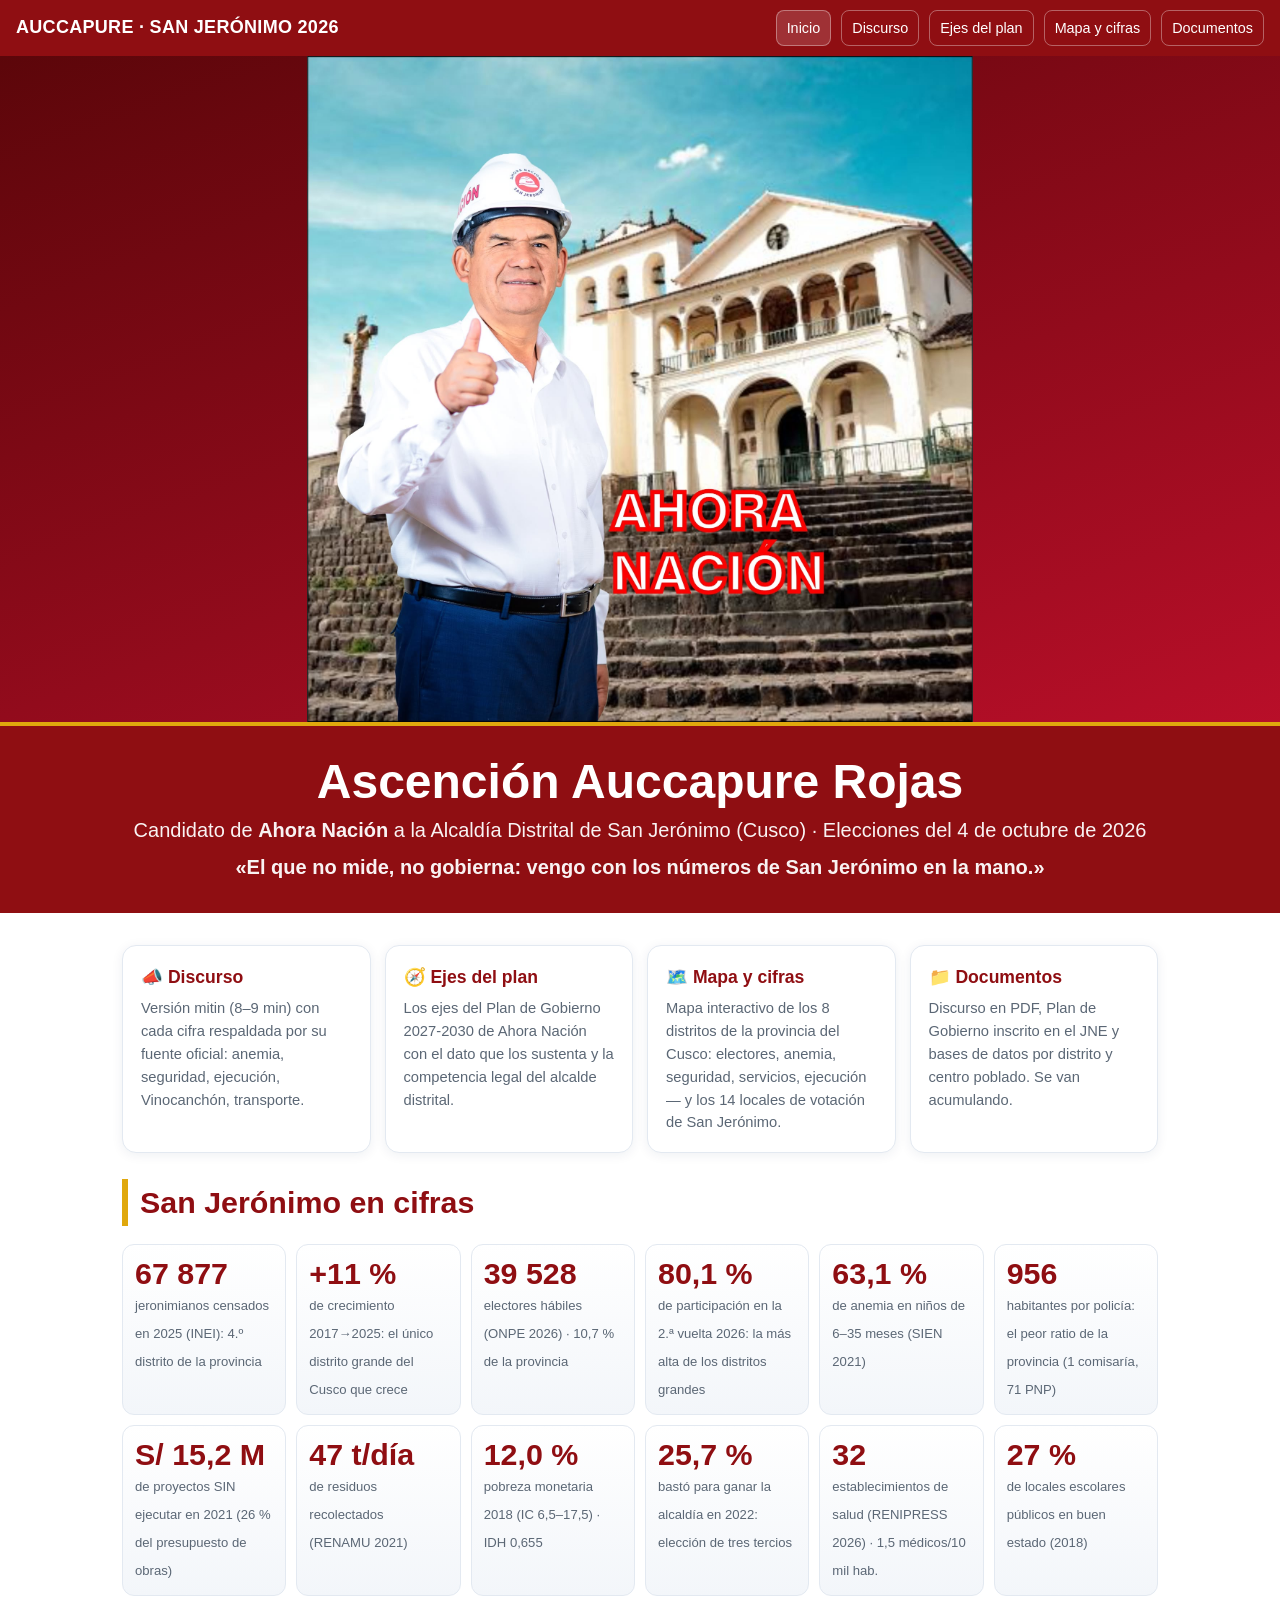
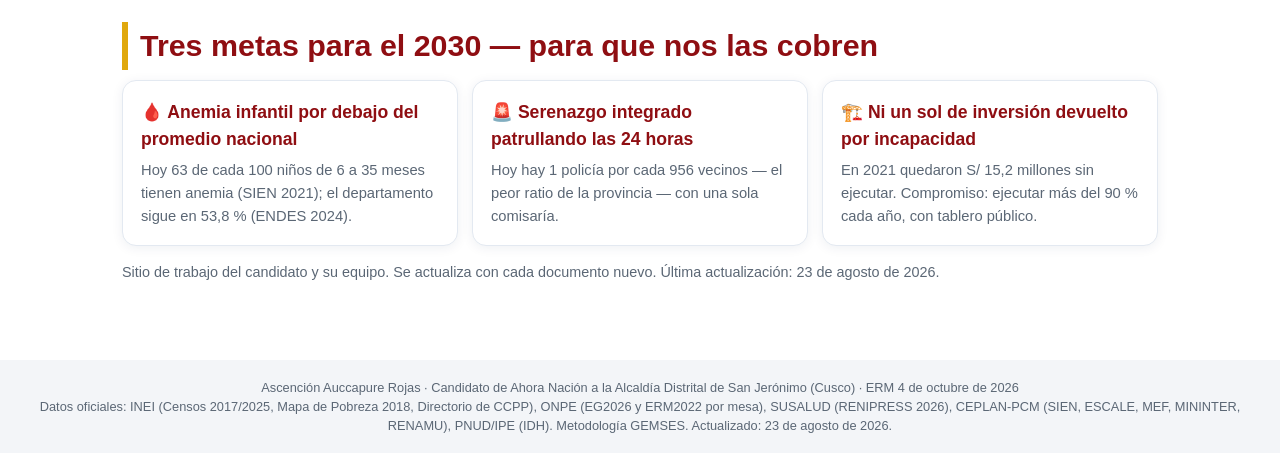
<file: index.html>
<!DOCTYPE html><html lang="es"><head><meta charset="utf-8"><meta name="viewport" content="width=device-width, initial-scale=1">
<title>Ascención Auccapure Rojas · Alcaldía de San Jerónimo (Cusco) 2026</title><meta name="description" content="Portal de campaña con discurso, ejes del plan, mapa interactivo y documentos con datos oficiales de San Jerónimo, Cusco."><link rel="stylesheet" href="assets/estilo.css?v=4">
<meta property="og:title" content="Ascención Auccapure Rojas · Alcaldía de San Jerónimo (Cusco) 2026"><meta property="og:image" content="img/auccapure_portada.jpg"></head><body><nav class="nav"><a class="brand" href="index.html">AUCCAPURE · SAN JERÓNIMO 2026</a><a class="l on" href="index.html">Inicio</a><a class="l" href="discurso.html">Discurso</a><a class="l" href="ejes.html">Ejes del plan</a><a class="l" href="mapa.html">Mapa y cifras</a><a class="l" href="documentos.html">Documentos</a></nav><section class="hero"><img src="img/auccapure_portada.jpg" alt="Ascención Auccapure Rojas"><div class="ov"><h1>Ascención Auccapure Rojas</h1><p>Candidato de <b>Ahora Nación</b> a la Alcaldía Distrital de San Jerónimo (Cusco) · Elecciones del 4 de octubre de 2026</p><p><b>«El que no mide, no gobierna: vengo con los números de San Jerónimo en la mano.»</b></p></div></section>
<div class="wrap">
<div class="cards">
<a class="card" href="discurso.html"><h3>📣 Discurso</h3><p>Versión mitin (8–9 min) con cada cifra respaldada por su fuente oficial: anemia, seguridad, ejecución, Vinocanchón, transporte.</p></a>
<a class="card" href="ejes.html"><h3>🧭 Ejes del plan</h3><p>Los ejes del Plan de Gobierno 2027-2030 de Ahora Nación con el dato que los sustenta y la competencia legal del alcalde distrital.</p></a>
<a class="card" href="mapa.html"><h3>🗺️ Mapa y cifras</h3><p>Mapa interactivo de los 8 distritos de la provincia del Cusco: electores, anemia, seguridad, servicios, ejecución — y los 14 locales de votación de San Jerónimo.</p></a>
<a class="card" href="documentos.html"><h3>📁 Documentos</h3><p>Discurso en PDF, Plan de Gobierno inscrito en el JNE y bases de datos por distrito y centro poblado. Se van acumulando.</p></a>
</div>
<h2 class="sec">San Jerónimo en cifras</h2>
<div class="kpis"><div class="kpi"><b>67 877</b><small>jeronimianos censados en 2025 (INEI): 4.º distrito de la provincia</small></div><div class="kpi"><b>+11 %</b><small>de crecimiento 2017→2025: el único distrito grande del Cusco que crece</small></div><div class="kpi"><b>39 528</b><small>electores hábiles (ONPE 2026) · 10,7 % de la provincia</small></div><div class="kpi"><b>80,1 %</b><small>de participación en la 2.ª vuelta 2026: la más alta de los distritos grandes</small></div><div class="kpi"><b>63,1 %</b><small>de anemia en niños de 6–35 meses (SIEN 2021)</small></div><div class="kpi"><b>956</b><small>habitantes por policía: el peor ratio de la provincia (1 comisaría, 71 PNP)</small></div><div class="kpi"><b>S/ 15,2 M</b><small>de proyectos SIN ejecutar en 2021 (26 % del presupuesto de obras)</small></div><div class="kpi"><b>47 t/día</b><small>de residuos recolectados (RENAMU 2021)</small></div><div class="kpi"><b>12,0 %</b><small>pobreza monetaria 2018 (IC 6,5–17,5) · IDH 0,655</small></div><div class="kpi"><b>25,7 %</b><small>bastó para ganar la alcaldía en 2022: elección de tres tercios</small></div><div class="kpi"><b>32</b><small>establecimientos de salud (RENIPRESS 2026) · 1,5 médicos/10 mil hab.</small></div><div class="kpi"><b>27 %</b><small>de locales escolares públicos en buen estado (2018)</small></div></div>
<h2 class="sec">Tres metas para el 2030 — para que nos las cobren</h2>
<div class="cards">
<div class="card"><h3>🩸 Anemia infantil por debajo del promedio nacional</h3><p>Hoy 63 de cada 100 niños de 6 a 35 meses tienen anemia (SIEN 2021); el departamento sigue en 53,8 % (ENDES 2024).</p></div>
<div class="card"><h3>🚨 Serenazgo integrado patrullando las 24 horas</h3><p>Hoy hay 1 policía por cada 956 vecinos — el peor ratio de la provincia — con una sola comisaría.</p></div>
<div class="card"><h3>🏗️ Ni un sol de inversión devuelto por incapacidad</h3><p>En 2021 quedaron S/ 15,2 millones sin ejecutar. Compromiso: ejecutar más del 90 % cada año, con tablero público.</p></div>
</div>
<p style="color:var(--muted);font-size:.9rem">Sitio de trabajo del candidato y su equipo. Se actualiza con cada documento nuevo. Última actualización: 23 de agosto de 2026.</p>
</div>
<footer>Ascención Auccapure Rojas · Candidato de Ahora Nación a la Alcaldía Distrital de San Jerónimo (Cusco) · ERM 4 de octubre de 2026<br>Datos oficiales: INEI (Censos 2017/2025, Mapa de Pobreza 2018, Directorio de CCPP), ONPE (EG2026 y ERM2022 por mesa), SUSALUD (RENIPRESS 2026), CEPLAN-PCM (SIEN, ESCALE, MEF, MININTER, RENAMU), PNUD/IPE (IDH). Metodología GEMSES. Actualizado: 23 de agosto de 2026.</footer></body></html>
</file>
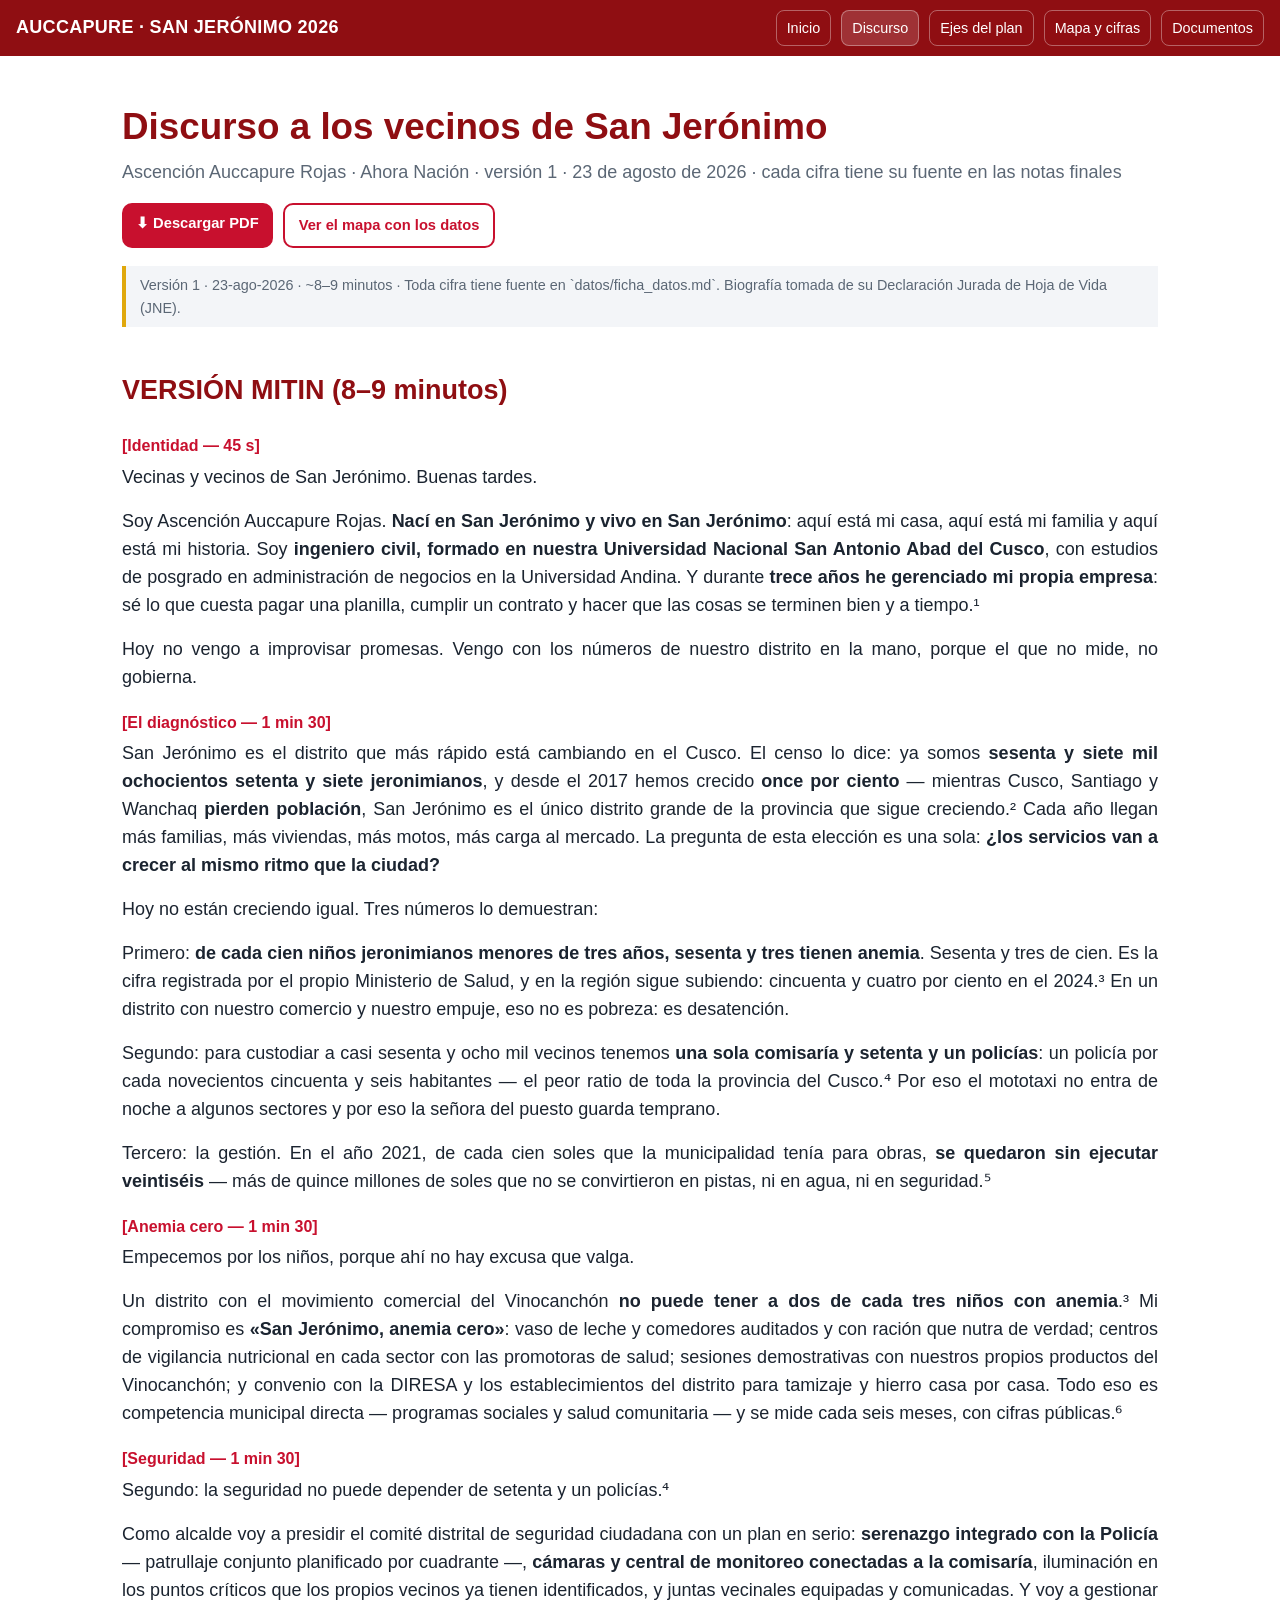
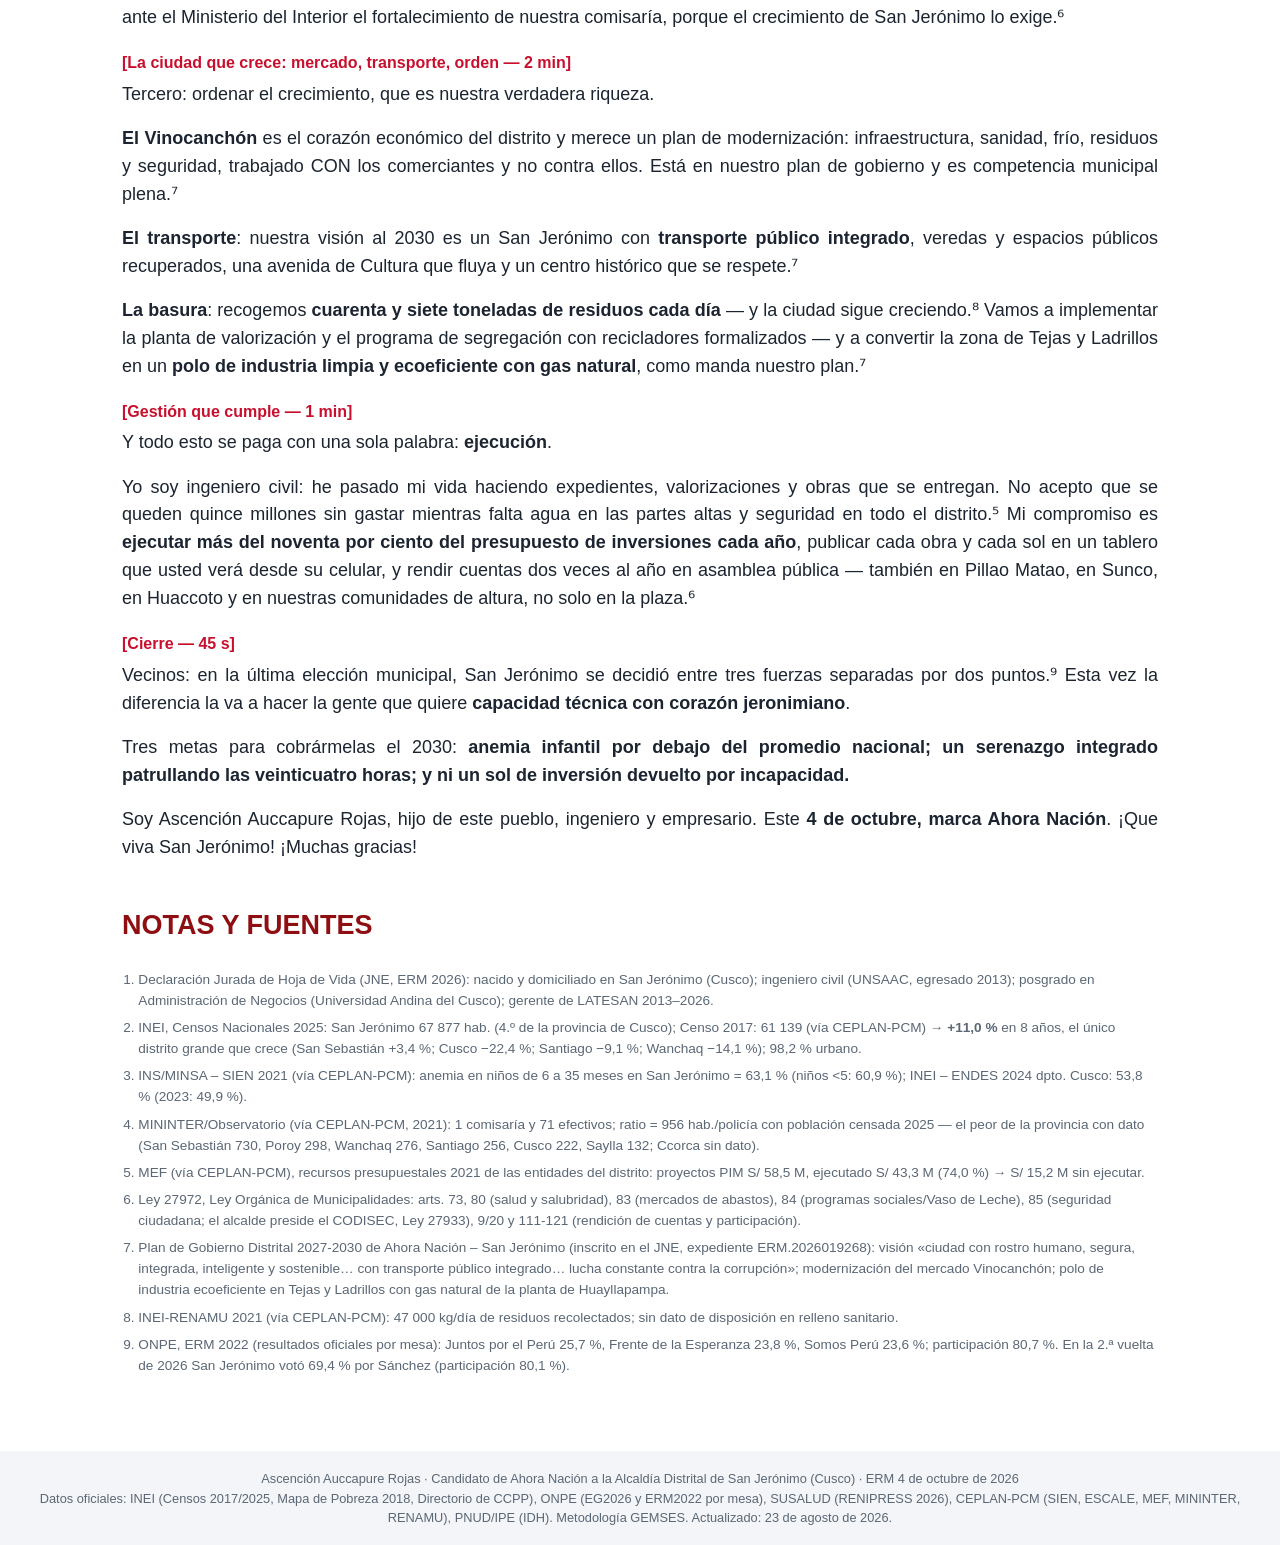
<file: discurso.html>
<!DOCTYPE html><html lang="es"><head><meta charset="utf-8"><meta name="viewport" content="width=device-width, initial-scale=1">
<title>Discurso · Auccapure · San Jerónimo 2026</title><meta name="description" content="Discurso público con datos verificables de San Jerónimo (Cusco)."><link rel="stylesheet" href="assets/estilo.css?v=4">
<meta property="og:title" content="Discurso · Auccapure · San Jerónimo 2026"><meta property="og:image" content="img/auccapure_portada.jpg"></head><body><nav class="nav"><a class="brand" href="index.html">AUCCAPURE · SAN JERÓNIMO 2026</a><a class="l" href="index.html">Inicio</a><a class="l on" href="discurso.html">Discurso</a><a class="l" href="ejes.html">Ejes del plan</a><a class="l" href="mapa.html">Mapa y cifras</a><a class="l" href="documentos.html">Documentos</a></nav><div class="wrap doc">
<h1 style="color:var(--azul);font-size:clamp(1.5rem,3.5vw,2.3rem);margin:10px 0 4px">Discurso a los vecinos de San Jerónimo</h1>
<p style="color:var(--muted)">Ascención Auccapure Rojas · Ahora Nación · versión 1 · 23 de agosto de 2026 · cada cifra tiene su fuente en las notas finales</p>
<div class="btns"><a class="btn" href="docs/Discurso_Auccapure_SanJeronimo_v1.pdf" download>⬇ Descargar PDF</a><a class="btn o" href="mapa.html">Ver el mapa con los datos</a></div>
<blockquote>Versión 1 · 23-ago-2026 · ~8–9 minutos · Toda cifra tiene fuente en `datos/ficha_datos.md`. Biografía tomada de su Declaración Jurada de Hoja de Vida (JNE).</blockquote>
<h2>VERSIÓN MITIN (8–9 minutos)</h2>
<h3><b>[Identidad — 45 s]</b></h3>
<p>Vecinas y vecinos de San Jerónimo. Buenas tardes.</p>
<p>Soy Ascención Auccapure Rojas. <b>Nací en San Jerónimo y vivo en San Jerónimo</b>: aquí está mi casa, aquí está mi familia y aquí está mi historia. Soy <b>ingeniero civil, formado en nuestra Universidad Nacional San Antonio Abad del Cusco</b>, con estudios de posgrado en administración de negocios en la Universidad Andina. Y durante <b>trece años he gerenciado mi propia empresa</b>: sé lo que cuesta pagar una planilla, cumplir un contrato y hacer que las cosas se terminen bien y a tiempo.¹</p>
<p>Hoy no vengo a improvisar promesas. Vengo con los números de nuestro distrito en la mano, porque el que no mide, no gobierna.</p>
<h3><b>[El diagnóstico — 1 min 30]</b></h3>
<p>San Jerónimo es el distrito que más rápido está cambiando en el Cusco. El censo lo dice: ya somos <b>sesenta y siete mil ochocientos setenta y siete jeronimianos</b>, y desde el 2017 hemos crecido <b>once por ciento</b> — mientras Cusco, Santiago y Wanchaq <b>pierden población</b>, San Jerónimo es el único distrito grande de la provincia que sigue creciendo.² Cada año llegan más familias, más viviendas, más motos, más carga al mercado. La pregunta de esta elección es una sola: <b>¿los servicios van a crecer al mismo ritmo que la ciudad?</b></p>
<p>Hoy no están creciendo igual. Tres números lo demuestran:</p>
<p>Primero: <b>de cada cien niños jeronimianos menores de tres años, sesenta y tres tienen anemia</b>. Sesenta y tres de cien. Es la cifra registrada por el propio Ministerio de Salud, y en la región sigue subiendo: cincuenta y cuatro por ciento en el 2024.³ En un distrito con nuestro comercio y nuestro empuje, eso no es pobreza: es desatención.</p>
<p>Segundo: para custodiar a casi sesenta y ocho mil vecinos tenemos <b>una sola comisaría y setenta y un policías</b>: un policía por cada novecientos cincuenta y seis habitantes — el peor ratio de toda la provincia del Cusco.⁴ Por eso el mototaxi no entra de noche a algunos sectores y por eso la señora del puesto guarda temprano.</p>
<p>Tercero: la gestión. En el año 2021, de cada cien soles que la municipalidad tenía para obras, <b>se quedaron sin ejecutar veintiséis</b> — más de quince millones de soles que no se convirtieron en pistas, ni en agua, ni en seguridad.⁵</p>
<h3><b>[Anemia cero — 1 min 30]</b></h3>
<p>Empecemos por los niños, porque ahí no hay excusa que valga.</p>
<p>Un distrito con el movimiento comercial del Vinocanchón <b>no puede tener a dos de cada tres niños con anemia</b>.³ Mi compromiso es <b>«San Jerónimo, anemia cero»</b>: vaso de leche y comedores auditados y con ración que nutra de verdad; centros de vigilancia nutricional en cada sector con las promotoras de salud; sesiones demostrativas con nuestros propios productos del Vinocanchón; y convenio con la DIRESA y los establecimientos del distrito para tamizaje y hierro casa por casa. Todo eso es competencia municipal directa — programas sociales y salud comunitaria — y se mide cada seis meses, con cifras públicas.⁶</p>
<h3><b>[Seguridad — 1 min 30]</b></h3>
<p>Segundo: la seguridad no puede depender de setenta y un policías.⁴</p>
<p>Como alcalde voy a presidir el comité distrital de seguridad ciudadana con un plan en serio: <b>serenazgo integrado con la Policía</b> — patrullaje conjunto planificado por cuadrante —, <b>cámaras y central de monitoreo conectadas a la comisaría</b>, iluminación en los puntos críticos que los propios vecinos ya tienen identificados, y juntas vecinales equipadas y comunicadas. Y voy a gestionar ante el Ministerio del Interior el fortalecimiento de nuestra comisaría, porque el crecimiento de San Jerónimo lo exige.⁶</p>
<h3><b>[La ciudad que crece: mercado, transporte, orden — 2 min]</b></h3>
<p>Tercero: ordenar el crecimiento, que es nuestra verdadera riqueza.</p>
<p><b>El Vinocanchón</b> es el corazón económico del distrito y merece un plan de modernización: infraestructura, sanidad, frío, residuos y seguridad, trabajado CON los comerciantes y no contra ellos. Está en nuestro plan de gobierno y es competencia municipal plena.⁷</p>
<p><b>El transporte</b>: nuestra visión al 2030 es un San Jerónimo con <b>transporte público integrado</b>, veredas y espacios públicos recuperados, una avenida de Cultura que fluya y un centro histórico que se respete.⁷</p>
<p><b>La basura</b>: recogemos <b>cuarenta y siete toneladas de residuos cada día</b> — y la ciudad sigue creciendo.⁸ Vamos a implementar la planta de valorización y el programa de segregación con recicladores formalizados — y a convertir la zona de Tejas y Ladrillos en un <b>polo de industria limpia y ecoeficiente con gas natural</b>, como manda nuestro plan.⁷</p>
<h3><b>[Gestión que cumple — 1 min]</b></h3>
<p>Y todo esto se paga con una sola palabra: <b>ejecución</b>.</p>
<p>Yo soy ingeniero civil: he pasado mi vida haciendo expedientes, valorizaciones y obras que se entregan. No acepto que se queden quince millones sin gastar mientras falta agua en las partes altas y seguridad en todo el distrito.⁵ Mi compromiso es <b>ejecutar más del noventa por ciento del presupuesto de inversiones cada año</b>, publicar cada obra y cada sol en un tablero que usted verá desde su celular, y rendir cuentas dos veces al año en asamblea pública — también en Pillao Matao, en Sunco, en Huaccoto y en nuestras comunidades de altura, no solo en la plaza.⁶</p>
<h3><b>[Cierre — 45 s]</b></h3>
<p>Vecinos: en la última elección municipal, San Jerónimo se decidió entre tres fuerzas separadas por dos puntos.⁹ Esta vez la diferencia la va a hacer la gente que quiere <b>capacidad técnica con corazón jeronimiano</b>.</p>
<p>Tres metas para cobrármelas el 2030: <b>anemia infantil por debajo del promedio nacional; un serenazgo integrado patrullando las veinticuatro horas; y ni un sol de inversión devuelto por incapacidad.</b></p>
<p>Soy Ascención Auccapure Rojas, hijo de este pueblo, ingeniero y empresario. Este <b>4 de octubre, marca Ahora Nación</b>. ¡Que viva San Jerónimo! ¡Muchas gracias!</p>
<h2>NOTAS Y FUENTES</h2>
<ol class="notes">
<li>Declaración Jurada de Hoja de Vida (JNE, ERM 2026): nacido y domiciliado en San Jerónimo (Cusco); ingeniero civil (UNSAAC, egresado 2013); posgrado en Administración de Negocios (Universidad Andina del Cusco); gerente de LATESAN 2013–2026.</li>
<li>INEI, Censos Nacionales 2025: San Jerónimo 67 877 hab. (4.º de la provincia de Cusco); Censo 2017: 61 139 (vía CEPLAN-PCM) → <b>+11,0 %</b> en 8 años, el único distrito grande que crece (San Sebastián +3,4 %; Cusco −22,4 %; Santiago −9,1 %; Wanchaq −14,1 %); 98,2 % urbano.</li>
<li>INS/MINSA – SIEN 2021 (vía CEPLAN-PCM): anemia en niños de 6 a 35 meses en San Jerónimo = 63,1 % (niños &lt;5: 60,9 %); INEI – ENDES 2024 dpto. Cusco: 53,8 % (2023: 49,9 %).</li>
<li>MININTER/Observatorio (vía CEPLAN-PCM, 2021): 1 comisaría y 71 efectivos; ratio = 956 hab./policía con población censada 2025 — el peor de la provincia con dato (San Sebastián 730, Poroy 298, Wanchaq 276, Santiago 256, Cusco 222, Saylla 132; Ccorca sin dato).</li>
<li>MEF (vía CEPLAN-PCM), recursos presupuestales 2021 de las entidades del distrito: proyectos PIM S/ 58,5 M, ejecutado S/ 43,3 M (74,0 %) → S/ 15,2 M sin ejecutar.</li>
<li>Ley 27972, Ley Orgánica de Municipalidades: arts. 73, 80 (salud y salubridad), 83 (mercados de abastos), 84 (programas sociales/Vaso de Leche), 85 (seguridad ciudadana; el alcalde preside el CODISEC, Ley 27933), 9/20 y 111-121 (rendición de cuentas y participación).</li>
<li>Plan de Gobierno Distrital 2027-2030 de Ahora Nación – San Jerónimo (inscrito en el JNE, expediente ERM.2026019268): visión «ciudad con rostro humano, segura, integrada, inteligente y sostenible… con transporte público integrado… lucha constante contra la corrupción»; modernización del mercado Vinocanchón; polo de industria ecoeficiente en Tejas y Ladrillos con gas natural de la planta de Huayllapampa.</li>
<li>INEI-RENAMU 2021 (vía CEPLAN-PCM): 47 000 kg/día de residuos recolectados; sin dato de disposición en relleno sanitario.</li>
<li>ONPE, ERM 2022 (resultados oficiales por mesa): Juntos por el Perú 25,7 %, Frente de la Esperanza 23,8 %, Somos Perú 23,6 %; participación 80,7 %. En la 2.ª vuelta de 2026 San Jerónimo votó 69,4 % por Sánchez (participación 80,1 %).</li>
</ol>
</div>
<footer>Ascención Auccapure Rojas · Candidato de Ahora Nación a la Alcaldía Distrital de San Jerónimo (Cusco) · ERM 4 de octubre de 2026<br>Datos oficiales: INEI (Censos 2017/2025, Mapa de Pobreza 2018, Directorio de CCPP), ONPE (EG2026 y ERM2022 por mesa), SUSALUD (RENIPRESS 2026), CEPLAN-PCM (SIEN, ESCALE, MEF, MININTER, RENAMU), PNUD/IPE (IDH). Metodología GEMSES. Actualizado: 23 de agosto de 2026.</footer></body></html>
</file>
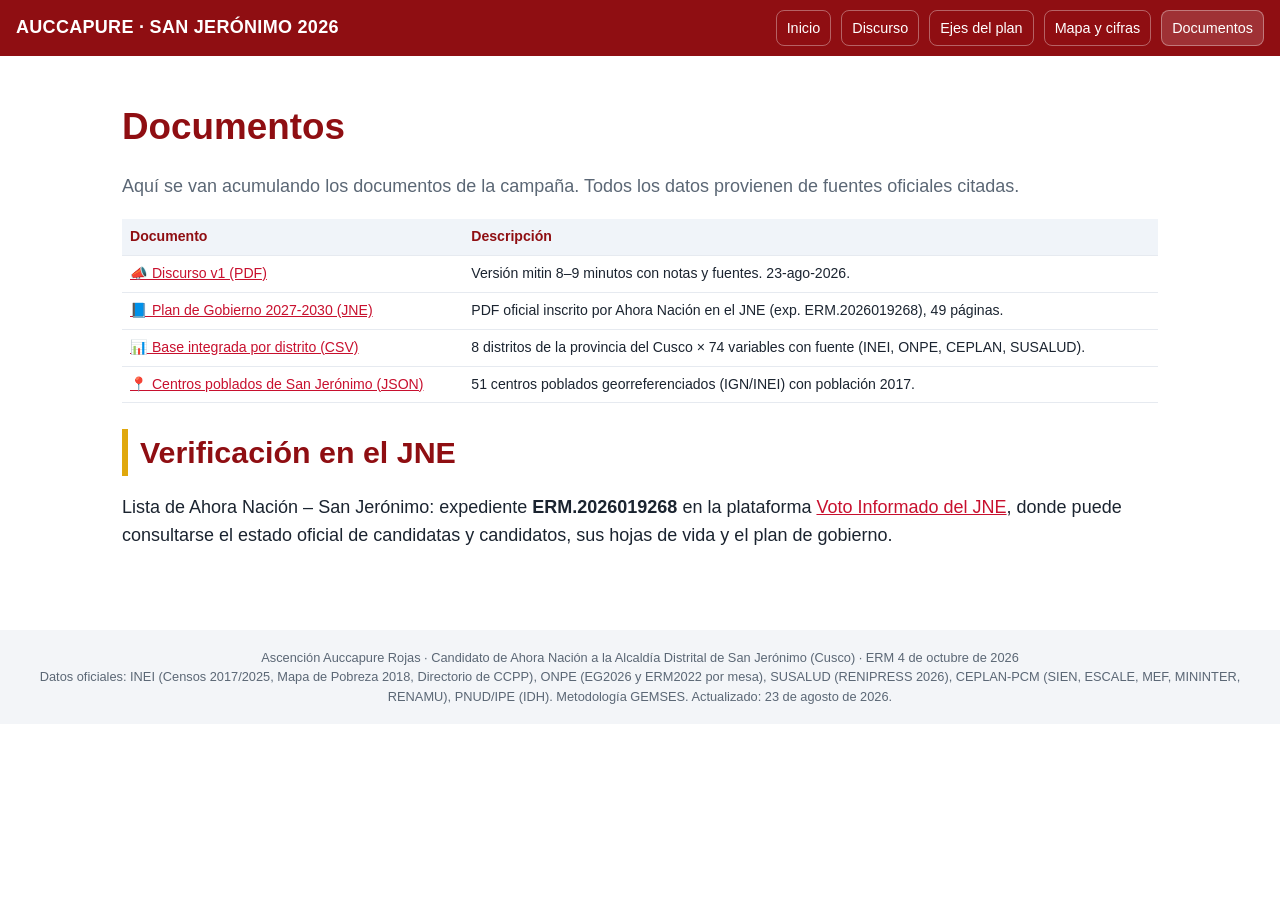
<file: documentos.html>
<!DOCTYPE html><html lang="es"><head><meta charset="utf-8"><meta name="viewport" content="width=device-width, initial-scale=1">
<title>Documentos · Auccapure · San Jerónimo 2026</title><meta name="description" content="Discurso, plan de gobierno y bases de datos de la campaña."><link rel="stylesheet" href="assets/estilo.css?v=4">
<meta property="og:title" content="Documentos · Auccapure · San Jerónimo 2026"><meta property="og:image" content="img/auccapure_portada.jpg"></head><body><nav class="nav"><a class="brand" href="index.html">AUCCAPURE · SAN JERÓNIMO 2026</a><a class="l" href="index.html">Inicio</a><a class="l" href="discurso.html">Discurso</a><a class="l" href="ejes.html">Ejes del plan</a><a class="l" href="mapa.html">Mapa y cifras</a><a class="l on" href="documentos.html">Documentos</a></nav><div class="wrap">
<h1 style="color:var(--azul);font-size:clamp(1.5rem,3.5vw,2.3rem);margin:10px 0 4px">Documentos</h1>
<p style="color:var(--muted)">Aquí se van acumulando los documentos de la campaña. Todos los datos provienen de fuentes oficiales citadas.</p>
<div class="tablewrap"><table class="t"><thead><tr><th>Documento</th><th>Descripción</th></tr></thead><tbody><tr><td><a href="docs/Discurso_Auccapure_SanJeronimo_v1.pdf" download>📣 Discurso v1 (PDF)</a></td><td>Versión mitin 8–9 minutos con notas y fuentes. 23-ago-2026.</td></tr><tr><td><a href="docs/plan_gobierno_an_sanjeronimo.pdf" download>📘 Plan de Gobierno 2027-2030 (JNE)</a></td><td>PDF oficial inscrito por Ahora Nación en el JNE (exp. ERM.2026019268), 49 páginas.</td></tr><tr><td><a href="datos/distritos_integrado.csv" download>📊 Base integrada por distrito (CSV)</a></td><td>8 distritos de la provincia del Cusco × 74 variables con fuente (INEI, ONPE, CEPLAN, SUSALUD).</td></tr><tr><td><a href="datos/ccpp_sanjeronimo_geo.json" download>📍 Centros poblados de San Jerónimo (JSON)</a></td><td>51 centros poblados georreferenciados (IGN/INEI) con población 2017.</td></tr></tbody></table></div>
<h2 class="sec">Verificación en el JNE</h2>
<p>Lista de Ahora Nación – San Jerónimo: expediente <b>ERM.2026019268</b> en la plataforma <a href="https://votoinformado.jne.gob.pe" rel="noopener">Voto Informado del JNE</a>, donde puede consultarse el estado oficial de candidatas y candidatos, sus hojas de vida y el plan de gobierno.</p>
</div>
<footer>Ascención Auccapure Rojas · Candidato de Ahora Nación a la Alcaldía Distrital de San Jerónimo (Cusco) · ERM 4 de octubre de 2026<br>Datos oficiales: INEI (Censos 2017/2025, Mapa de Pobreza 2018, Directorio de CCPP), ONPE (EG2026 y ERM2022 por mesa), SUSALUD (RENIPRESS 2026), CEPLAN-PCM (SIEN, ESCALE, MEF, MININTER, RENAMU), PNUD/IPE (IDH). Metodología GEMSES. Actualizado: 23 de agosto de 2026.</footer></body></html>
</file>
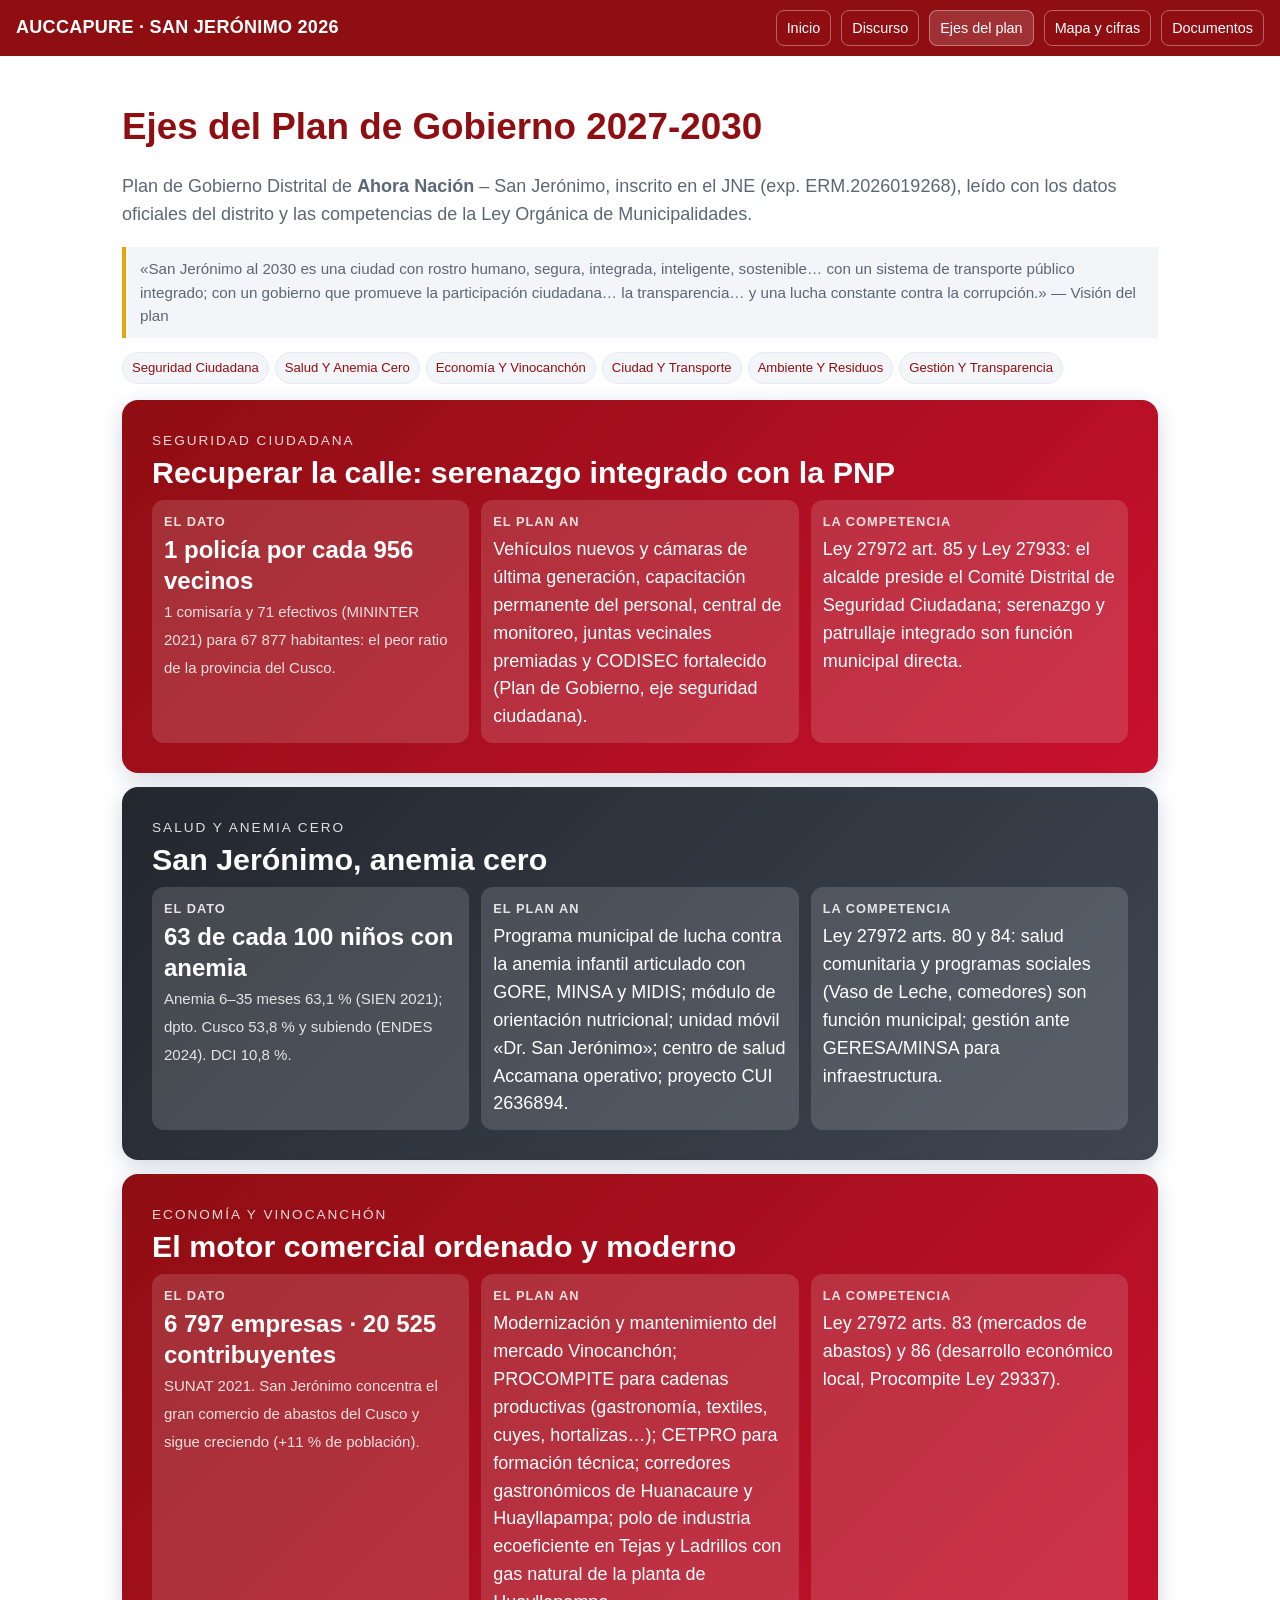
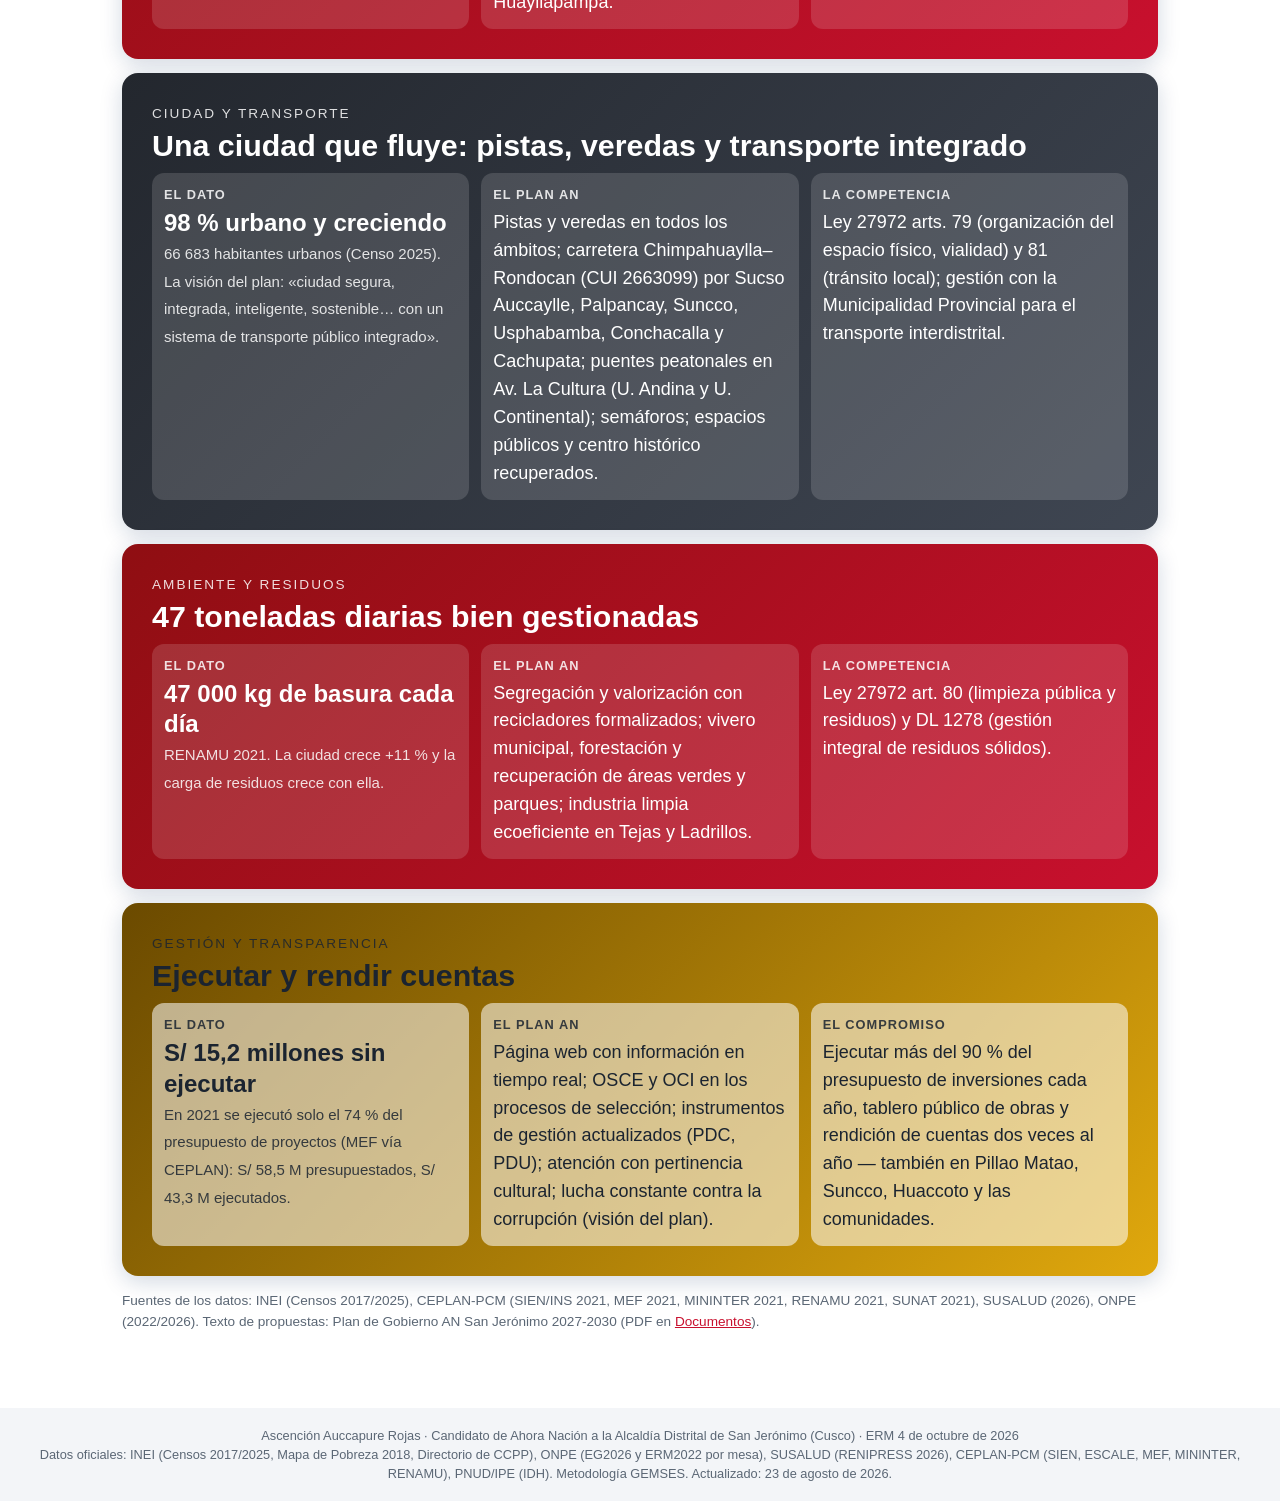
<file: ejes.html>
<!DOCTYPE html><html lang="es"><head><meta charset="utf-8"><meta name="viewport" content="width=device-width, initial-scale=1">
<title>Ejes del plan · Auccapure · San Jerónimo 2026</title><meta name="description" content="Ejes del Plan de Gobierno de Ahora Nación San Jerónimo con datos oficiales y competencias legales."><link rel="stylesheet" href="assets/estilo.css?v=4">
<meta property="og:title" content="Ejes del plan · Auccapure · San Jerónimo 2026"><meta property="og:image" content="img/auccapure_portada.jpg"></head><body><nav class="nav"><a class="brand" href="index.html">AUCCAPURE · SAN JERÓNIMO 2026</a><a class="l" href="index.html">Inicio</a><a class="l" href="discurso.html">Discurso</a><a class="l on" href="ejes.html">Ejes del plan</a><a class="l" href="mapa.html">Mapa y cifras</a><a class="l" href="documentos.html">Documentos</a></nav><div class="wrap">
<h1 style="color:var(--azul);font-size:clamp(1.5rem,3.5vw,2.3rem);margin:10px 0 4px">Ejes del Plan de Gobierno 2027-2030</h1>
<p style="color:var(--muted)">Plan de Gobierno Distrital de <b>Ahora Nación</b> – San Jerónimo, inscrito en el JNE (exp. ERM.2026019268), leído con los datos oficiales del distrito y las competencias de la Ley Orgánica de Municipalidades.</p>
<blockquote style="border-left:4px solid var(--oro);background:var(--gris);padding:10px 14px;margin:0 0 14px;color:var(--muted);font-size:.95rem">«San Jerónimo al 2030 es una ciudad con rostro humano, segura, integrada, inteligente, sostenible… con un sistema de transporte público integrado; con un gobierno que promueve la participación ciudadana… la transparencia… y una lucha constante contra la corrupción.» — Visión del plan</blockquote>
<div class="toc"><a href="#e0">Seguridad Ciudadana</a><a href="#e1">Salud Y Anemia Cero</a><a href="#e2">Economía Y Vinocanchón</a><a href="#e3">Ciudad Y Transporte</a><a href="#e4">Ambiente Y Residuos</a><a href="#e5">Gestión Y Transparencia</a></div>
<section class="eje " id="e0"><div class="n">SEGURIDAD CIUDADANA</div><h2>Recuperar la calle: serenazgo integrado con la PNP</h2><div class="grid"><div class="box"><b>EL DATO</b><span class="dato">1 policía por cada 956 vecinos</span><br><small>1 comisaría y 71 efectivos (MININTER 2021) para 67 877 habitantes: el peor ratio de la provincia del Cusco.</small></div><div class="box"><b>EL PLAN AN</b>Vehículos nuevos y cámaras de última generación, capacitación permanente del personal, central de monitoreo, juntas vecinales premiadas y CODISEC fortalecido (Plan de Gobierno, eje seguridad ciudadana).</div><div class="box"><b>LA COMPETENCIA</b>Ley 27972 art. 85 y Ley 27933: el alcalde preside el Comité Distrital de Seguridad Ciudadana; serenazgo y patrullaje integrado son función municipal directa.</div></div></section><section class="eje alt" id="e1"><div class="n">SALUD Y ANEMIA CERO</div><h2>San Jerónimo, anemia cero</h2><div class="grid"><div class="box"><b>EL DATO</b><span class="dato">63 de cada 100 niños con anemia</span><br><small>Anemia 6–35 meses 63,1 % (SIEN 2021); dpto. Cusco 53,8 % y subiendo (ENDES 2024). DCI 10,8 %.</small></div><div class="box"><b>EL PLAN AN</b>Programa municipal de lucha contra la anemia infantil articulado con GORE, MINSA y MIDIS; módulo de orientación nutricional; unidad móvil «Dr. San Jerónimo»; centro de salud Accamana operativo; proyecto CUI 2636894.</div><div class="box"><b>LA COMPETENCIA</b>Ley 27972 arts. 80 y 84: salud comunitaria y programas sociales (Vaso de Leche, comedores) son función municipal; gestión ante GERESA/MINSA para infraestructura.</div></div></section><section class="eje " id="e2"><div class="n">ECONOMÍA Y VINOCANCHÓN</div><h2>El motor comercial ordenado y moderno</h2><div class="grid"><div class="box"><b>EL DATO</b><span class="dato">6 797 empresas · 20 525 contribuyentes</span><br><small>SUNAT 2021. San Jerónimo concentra el gran comercio de abastos del Cusco y sigue creciendo (+11 % de población).</small></div><div class="box"><b>EL PLAN AN</b>Modernización y mantenimiento del mercado Vinocanchón; PROCOMPITE para cadenas productivas (gastronomía, textiles, cuyes, hortalizas…); CETPRO para formación técnica; corredores gastronómicos de Huanacaure y Huayllapampa; polo de industria ecoeficiente en Tejas y Ladrillos con gas natural de la planta de Huayllapampa.</div><div class="box"><b>LA COMPETENCIA</b>Ley 27972 arts. 83 (mercados de abastos) y 86 (desarrollo económico local, Procompite Ley 29337).</div></div></section><section class="eje alt" id="e3"><div class="n">CIUDAD Y TRANSPORTE</div><h2>Una ciudad que fluye: pistas, veredas y transporte integrado</h2><div class="grid"><div class="box"><b>EL DATO</b><span class="dato">98 % urbano y creciendo</span><br><small>66 683 habitantes urbanos (Censo 2025). La visión del plan: «ciudad segura, integrada, inteligente, sostenible… con un sistema de transporte público integrado».</small></div><div class="box"><b>EL PLAN AN</b>Pistas y veredas en todos los ámbitos; carretera Chimpahuaylla–Rondocan (CUI 2663099) por Sucso Auccaylle, Palpancay, Suncco, Usphabamba, Conchacalla y Cachupata; puentes peatonales en Av. La Cultura (U. Andina y U. Continental); semáforos; espacios públicos y centro histórico recuperados.</div><div class="box"><b>LA COMPETENCIA</b>Ley 27972 arts. 79 (organización del espacio físico, vialidad) y 81 (tránsito local); gestión con la Municipalidad Provincial para el transporte interdistrital.</div></div></section><section class="eje " id="e4"><div class="n">AMBIENTE Y RESIDUOS</div><h2>47 toneladas diarias bien gestionadas</h2><div class="grid"><div class="box"><b>EL DATO</b><span class="dato">47 000 kg de basura cada día</span><br><small>RENAMU 2021. La ciudad crece +11 % y la carga de residuos crece con ella.</small></div><div class="box"><b>EL PLAN AN</b>Segregación y valorización con recicladores formalizados; vivero municipal, forestación y recuperación de áreas verdes y parques; industria limpia ecoeficiente en Tejas y Ladrillos.</div><div class="box"><b>LA COMPETENCIA</b>Ley 27972 art. 80 (limpieza pública y residuos) y DL 1278 (gestión integral de residuos sólidos).</div></div></section><section class="eje nuevo" id="e5"><div class="n">GESTIÓN Y TRANSPARENCIA</div><h2>Ejecutar y rendir cuentas</h2><div class="grid"><div class="box"><b>EL DATO</b><span class="dato">S/ 15,2 millones sin ejecutar</span><br><small>En 2021 se ejecutó solo el 74 % del presupuesto de proyectos (MEF vía CEPLAN): S/ 58,5 M presupuestados, S/ 43,3 M ejecutados.</small></div><div class="box"><b>EL PLAN AN</b>Página web con información en tiempo real; OSCE y OCI en los procesos de selección; instrumentos de gestión actualizados (PDC, PDU); atención con pertinencia cultural; lucha constante contra la corrupción (visión del plan).</div><div class="box"><b>EL COMPROMISO</b>Ejecutar más del 90 % del presupuesto de inversiones cada año, tablero público de obras y rendición de cuentas dos veces al año — también en Pillao Matao, Suncco, Huaccoto y las comunidades.</div></div></section>
<p style="color:var(--muted);font-size:.85rem">Fuentes de los datos: INEI (Censos 2017/2025), CEPLAN-PCM (SIEN/INS 2021, MEF 2021, MININTER 2021, RENAMU 2021, SUNAT 2021), SUSALUD (2026), ONPE (2022/2026). Texto de propuestas: Plan de Gobierno AN San Jerónimo 2027-2030 (PDF en <a href="documentos.html">Documentos</a>).</p>
</div>
<footer>Ascención Auccapure Rojas · Candidato de Ahora Nación a la Alcaldía Distrital de San Jerónimo (Cusco) · ERM 4 de octubre de 2026<br>Datos oficiales: INEI (Censos 2017/2025, Mapa de Pobreza 2018, Directorio de CCPP), ONPE (EG2026 y ERM2022 por mesa), SUSALUD (RENIPRESS 2026), CEPLAN-PCM (SIEN, ESCALE, MEF, MININTER, RENAMU), PNUD/IPE (IDH). Metodología GEMSES. Actualizado: 23 de agosto de 2026.</footer></body></html>
</file>
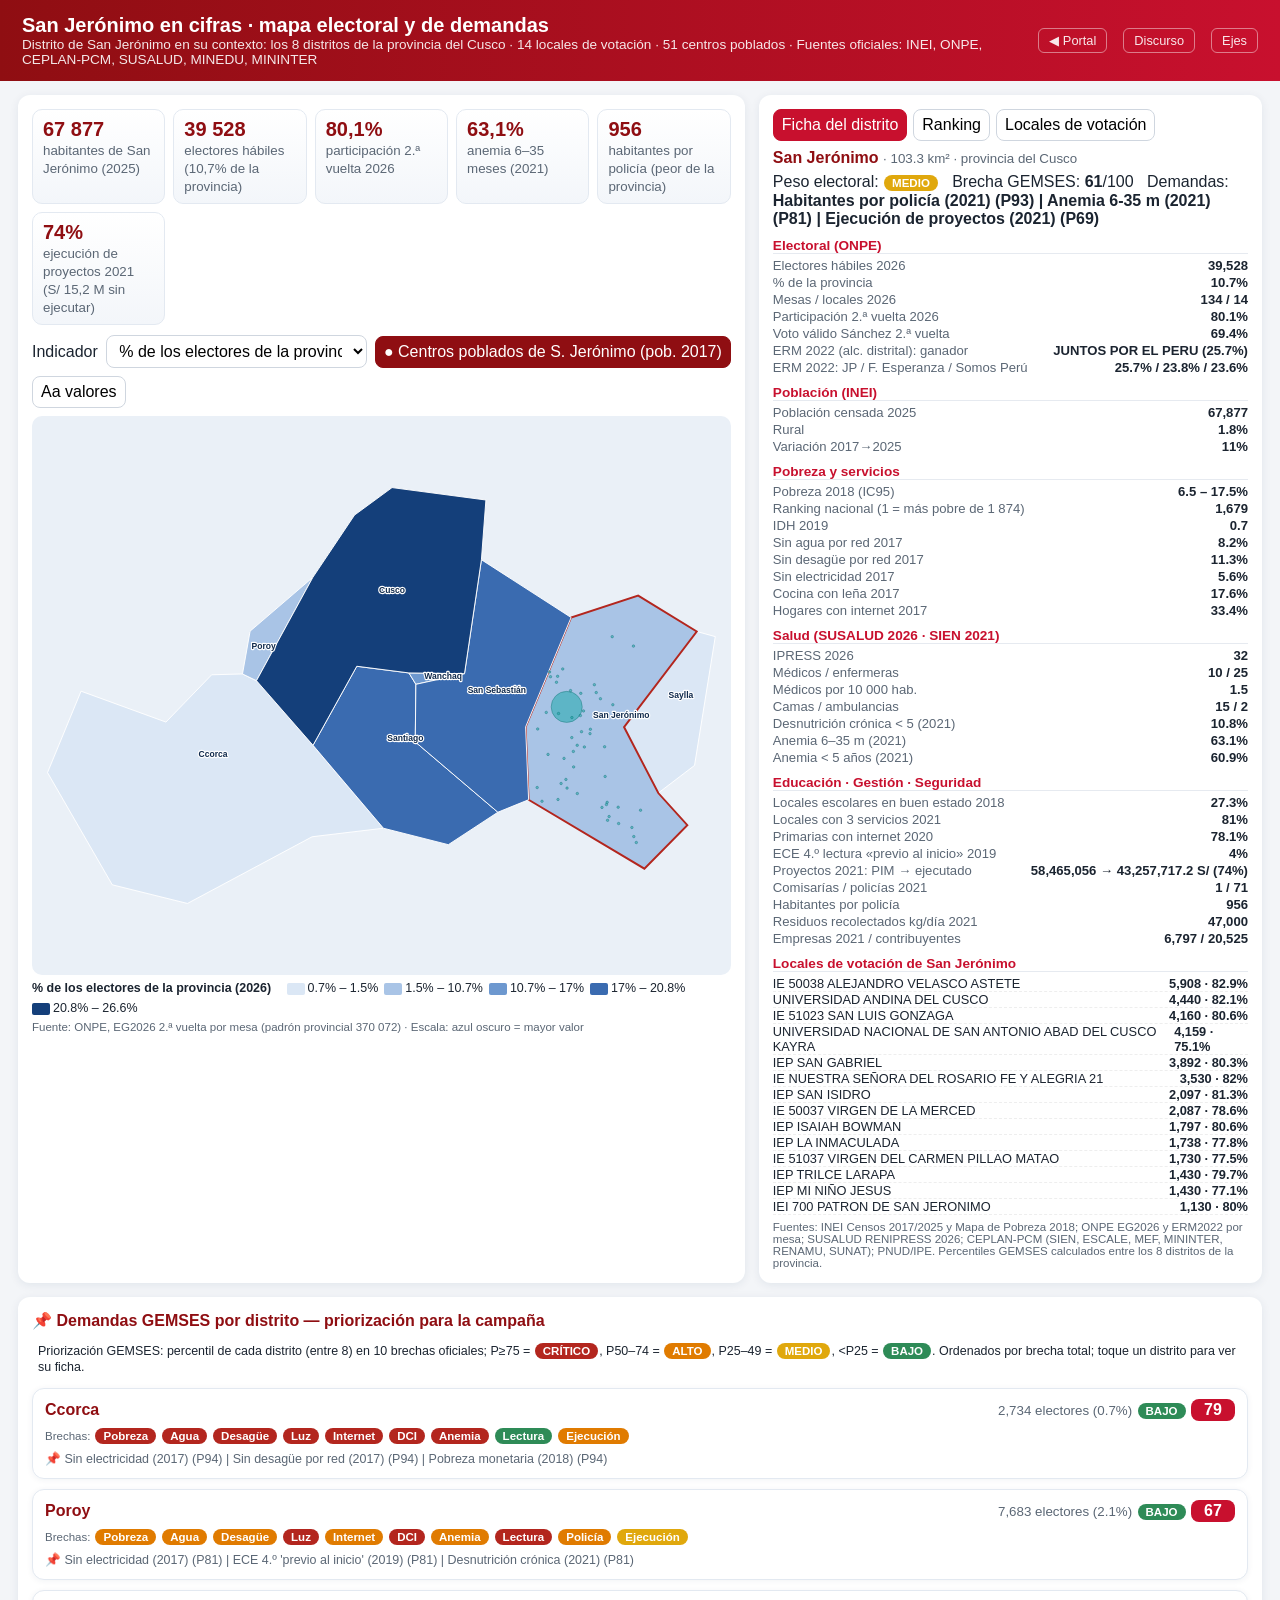
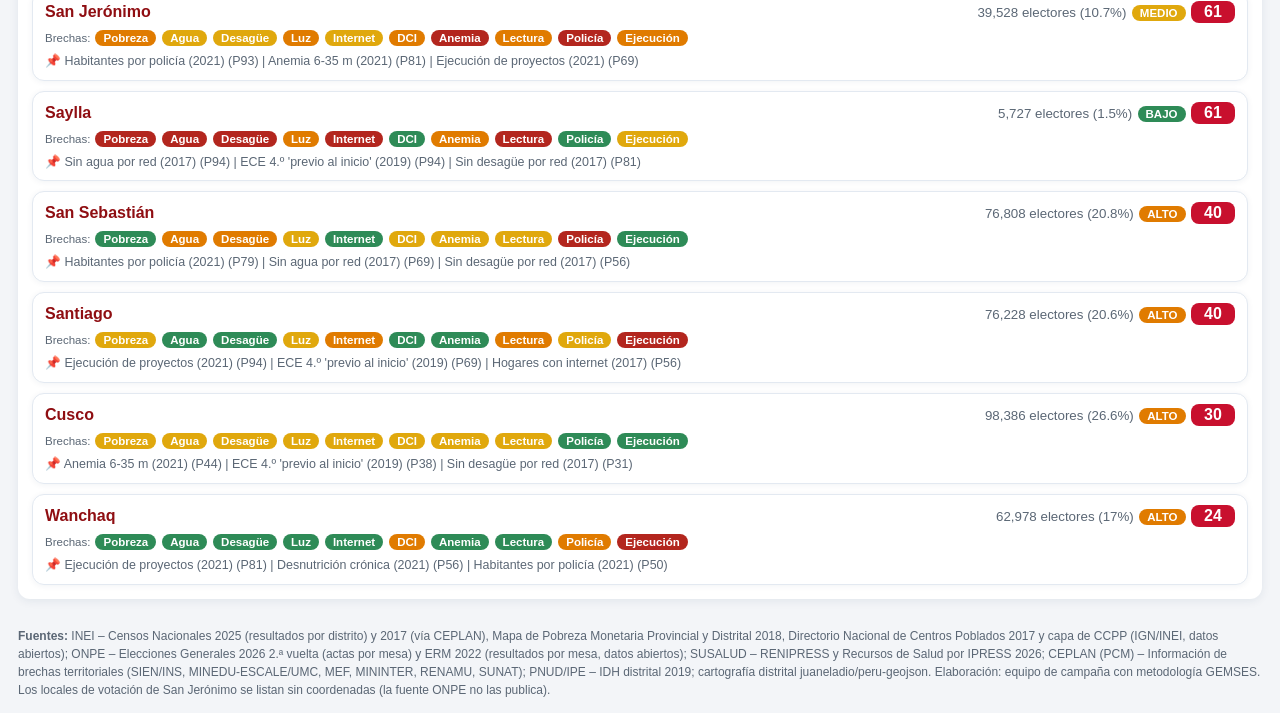
<file: mapa.html>
<!DOCTYPE html>
<html lang="es">
<head>
<meta charset="utf-8">
<meta name="viewport" content="width=device-width, initial-scale=1">
<title>San Jerónimo en cifras — Mapa electoral y de demandas (provincia del Cusco)</title>
<style>
:root{--azul:#8f0e12;--azul2:#c8102e;--teal:#12a5a5;--oro:#e0a80d;--rojo:#b3261e;--gris:#f3f5f8;--txt:#1b2430;--muted:#5b6775;--bg:#ffffff}
*{box-sizing:border-box}
body{margin:0;font-family:Segoe UI,Roboto,Helvetica,Arial,sans-serif;color:var(--txt);background:var(--gris)}
header{background:linear-gradient(90deg,var(--azul),var(--azul2));color:#fff;padding:14px 22px;display:flex;align-items:center;gap:16px;flex-wrap:wrap}
header h1{font-size:1.25rem;margin:0;font-weight:700}
header .sub{font-size:.85rem;opacity:.9}
header a{color:#fff;opacity:.9;text-decoration:none;border:1px solid rgba(255,255,255,.5);padding:4px 10px;border-radius:6px;font-size:.8rem}
.wrap{display:grid;grid-template-columns:minmax(320px,1.3fr) minmax(300px,.9fr);gap:14px;padding:14px 18px;max-width:1500px;margin:0 auto}
@media(max-width:900px){.wrap{grid-template-columns:1fr}}
.card{background:#fff;border-radius:12px;box-shadow:0 2px 10px rgba(10,46,92,.08);padding:14px;min-width:0;overflow:hidden}
.wrap>*{min-width:0}
.controls label{display:flex;align-items:center;gap:4px;flex:1 1 260px;min-width:0}
.controls select{flex:1;min-width:0;max-width:100%}
body{overflow-x:hidden}
.card h2{font-size:1rem;margin:0 0 8px;color:var(--azul)}
.controls{display:flex;gap:8px;flex-wrap:wrap;align-items:center;margin-bottom:8px}
select,button,input{font:inherit;padding:6px 8px;border:1px solid #cfd6df;border-radius:8px;background:#fff}
button.tog{cursor:pointer}
button.tog.on{background:var(--azul);color:#fff;border-color:var(--azul)}
svg#mapa{width:100%;height:auto;display:block;background:#eaf0f7;border-radius:10px}
path.dist{stroke:#fff;stroke-width:1.2;cursor:pointer;transition:opacity .15s}
path.dist:hover{opacity:.85;stroke:var(--oro);stroke-width:2}
path.dist.sel{stroke:var(--rojo);stroke-width:2.5}
text.lbl{font-size:11px;font-weight:700;fill:#102a4c;pointer-events:none;paint-order:stroke;stroke:#fff;stroke-width:3px;stroke-linejoin:round}
text.lbl2{font-size:10px;fill:#102a4c;pointer-events:none;paint-order:stroke;stroke:#fff;stroke-width:3px}
circle.ccpp{fill:var(--teal);fill-opacity:.5;stroke:#0b6b6b;stroke-width:.5;cursor:pointer}
.legend{display:flex;gap:6px;flex-wrap:wrap;align-items:center;font-size:.78rem;margin-top:6px}
.legend span.box{display:inline-block;width:18px;height:12px;border-radius:2px;margin-right:3px;vertical-align:middle}
#tip{position:fixed;pointer-events:none;background:#102a4c;color:#fff;padding:8px 10px;border-radius:8px;font-size:.8rem;max-width:300px;display:none;z-index:10;box-shadow:0 4px 14px rgba(0,0,0,.3);line-height:1.35}
table{width:100%;border-collapse:collapse;font-size:.8rem}
th,td{padding:5px 6px;border-bottom:1px solid #e6eaf0;text-align:left;vertical-align:top}
th{background:#f0f4f9;color:var(--azul);position:sticky;top:0}
td.num,th.num{text-align:right;font-variant-numeric:tabular-nums}
.bar{height:8px;background:var(--azul2);border-radius:4px;display:inline-block;vertical-align:middle}
.ficha dl{display:grid;grid-template-columns:1fr auto;gap:2px 10px;margin:0;font-size:.82rem}
.ficha dt{color:var(--muted)}
.ficha dd{margin:0;text-align:right;font-weight:600}
.ficha h3{margin:10px 0 4px;font-size:.85rem;color:var(--azul2);border-bottom:1px solid #e6eaf0}
.chip{display:inline-block;padding:2px 8px;border-radius:999px;font-size:.72rem;font-weight:700;color:#fff;margin:1px}
.CRÍTICO{background:var(--rojo)} .ALTO{background:#e07b00} .MEDIO{background:var(--oro)} .BAJO{background:#2e8b57}
.tabs{display:flex;gap:6px;margin-bottom:8px;flex-wrap:wrap}
.tabs button{cursor:pointer}
.tabs button.on{background:var(--azul2);color:#fff;border-color:var(--azul2)}
.scroll{max-height:70vh;overflow:auto;border:1px solid #e6eaf0;border-radius:8px}
.tabwrap{overflow-x:auto;-webkit-overflow-scrolling:touch}
.dcard{border:1px solid #e3e9f1;border-radius:12px;padding:10px 12px;margin:8px 4px;background:#fff;box-shadow:0 1px 6px rgba(10,46,92,.06);cursor:pointer}
.dcard .top{display:flex;justify-content:space-between;align-items:baseline;gap:8px;flex-wrap:wrap}
.dcard .top b{color:var(--azul);font-size:1rem}
.dcard .top small{color:var(--muted)}
.dcard .brk{display:inline-block;min-width:44px;text-align:center;border-radius:8px;padding:2px 8px;font-weight:800;color:#fff;background:var(--azul2)}
.dcard .chips{display:flex;flex-wrap:wrap;gap:4px;margin-top:6px}
.dcard .chips span.lbl{font-size:.72rem;color:var(--muted);align-self:center}
.dcard .dem{font-size:.78rem;color:var(--muted);margin-top:6px;line-height:1.35}
footer{padding:14px 18px;font-size:.75rem;color:var(--muted);max-width:1500px;margin:0 auto;line-height:1.5}
.kpis{display:grid;grid-template-columns:repeat(auto-fit,minmax(130px,1fr));gap:8px;margin-bottom:10px}
.kpi{background:linear-gradient(180deg,#fff,#f3f6fa);border:1px solid #e3e9f1;border-radius:10px;padding:8px 10px}
.kpi b{display:block;font-size:1.25rem;color:var(--azul)}
.kpi small{color:var(--muted)}
.src{font-size:.72rem;color:var(--muted);margin-top:6px}
.wrapdem{padding:0 18px 14px;max-width:1500px;margin:0 auto}
#pDem{display:grid;grid-template-columns:1fr;gap:10px}
#pDem>p{grid-column:1/-1;margin:4px 2px}
#pDem .dcard{margin:0}
@media(max-width:640px){header{padding:8px 12px;gap:6px}header h1{font-size:.98rem}header .sub{display:none}.kpis{grid-template-columns:repeat(2,1fr)}.kpi b{font-size:1.15rem}}
@media print{header a,.controls,.tabs{display:none}.wrap{display:block}.card{box-shadow:none;page-break-inside:avoid}}
</style>
</head>
<body>
<header>
  <div style="flex:1">
    <h1>San Jerónimo en cifras · mapa electoral y de demandas</h1>
    <div class="sub">Distrito de San Jerónimo en su contexto: los 8 distritos de la provincia del Cusco · 14 locales de votación · 51 centros poblados · Fuentes oficiales: INEI, ONPE, CEPLAN-PCM, SUSALUD, MINEDU, MININTER</div>
  </div>
  <a href="index.html">◀ Portal</a>
  <a href="discurso.html">Discurso</a>
  <a href="ejes.html">Ejes</a>
</header>
<div class="wrap">
  <div class="card">
    <div class="kpis" id="kpis"></div>
    <div class="controls">
      <label>Indicador&nbsp;<select id="sel"></select></label>
      <button class="tog on" id="tCcpp">● Centros poblados de S. Jerónimo (pob. 2017)</button>
      <button class="tog" id="tLbl">Aa valores</button>
    </div>
    <svg id="mapa" viewBox="0 0 900 720" role="img" aria-label="Mapa de la provincia del Cusco"></svg>
    <div class="legend" id="leg"></div>
    <div class="src" id="srcInd"></div>
  </div>
  <div class="card">
    <div class="tabs"><button class="on" data-t="ficha">Ficha del distrito</button><button data-t="rank">Ranking</button><button data-t="loc">Locales de votación</button></div>
    <div id="pFicha" class="ficha"></div>
    <div id="pRank" style="display:none" class="scroll"></div>
    <div id="pLoc" style="display:none"><p style="font-size:.78rem;color:var(--muted);margin:4px 2px">Los 14 locales de votación del distrito de San Jerónimo (ONPE, 2.ª vuelta 2026), ordenados por electores.</p><div class="scroll" id="tLocales"></div></div>
  </div>
</div>
<div class="wrapdem"><div class="card"><h2>📌 Demandas GEMSES por distrito — priorización para la campaña</h2><div id="pDem"></div></div></div>
<footer id="foot"></footer>
<div id="tip"></div>
<script id="datos" type="application/json">{"geojson":{"type":"FeatureCollection","features":[{"type":"Feature","properties":{"OBJECTID":493,"IDDIST":"080102","IDDPTO":"08","IDPROV":"0801","NOMBDIST":"CCORCA","NOMBPROV":"CUSCO","NOMBDEP":"CUSCO","DCTO":"LEY","LEY":"9549","FECHA":"14/01/1942","NOM_CAP":"CCORCA","SHAPE_LENG":0.55772625297,"SHAPE_AREA":0.01353564072,"SHAPE_LE_1":0.55952278686,"SHAPE_AR_1":0.01349501668,"AREA_MINAM":16184.83},"geometry":{"type":"Polygon","coordinates":[[[-72.06146085662206,-13.52794385622976],[-72.0538694816148,-13.531476981233016],[-72.02318648158543,-13.56561448126471],[-71.98490235654872,-13.60940823130534],[-72.02364710658583,-13.613942231309704],[-72.09136723165051,-13.64916210634272],[-72.13220698168949,-13.639304731333665],[-72.16740123172309,-13.580021231278568],[-72.14919748170577,-13.537012731238498],[-72.1030896066618,-13.553344981253552],[-72.07823823163807,-13.528376981230204],[-72.06146085662206,-13.52794385622976]]]}},{"type":"Feature","properties":{"OBJECTID":496,"IDDIST":"080106","IDDPTO":"08","IDPROV":"0801","NOMBDIST":"SANTIAGO","NOMBPROV":"CUSCO","NOMBDEP":"CUSCO","DCTO":"LEY","LEY":"12336","FECHA":"10/06/1955","NOM_CAP":"SANTIAGO","SHAPE_LENG":0.33743333045,"SHAPE_AREA":0.00475343257,"SHAPE_LE_1":0.33632905649,"SHAPE_AR_1":0.00490958555,"AREA_MINAM":5889.65},"geometry":{"type":"Polygon","coordinates":[[[-71.97109948153562,-13.527380856228914],[-71.96730273153199,-13.533415981234498],[-71.96761185653224,-13.563830231262846],[-71.92272298148913,-13.600954231297205],[-71.94966560651493,-13.618124481313307],[-71.98490235654872,-13.60940823130534],[-72.02318648158543,-13.56561448126471],[-71.99940235656271,-13.523882856225743],[-71.97109948153562,-13.527380856228914]]]}},{"type":"Feature","properties":{"OBJECTID":498,"IDDIST":"080108","IDDPTO":"08","IDPROV":"0801","NOMBDIST":"WANCHAQ","NOMBPROV":"CUSCO","NOMBDEP":"CUSCO","DCTO":"LEY","LEY":"12336","FECHA":"10/06/1955","NOM_CAP":"WANCHAQ","SHAPE_LENG":0.12776484911,"SHAPE_AREA":0.00045405612,"SHAPE_LE_1":0.12875611881,"SHAPE_AR_1":0.00047315299,"AREA_MINAM":567.73},"geometry":{"type":"Polygon","coordinates":[[[-71.94089073150668,-13.527793481229159],[-71.96730273153199,-13.533415981234498],[-71.97109948153562,-13.527380856228914],[-71.94089073150668,-13.527793481229159]]]}},{"type":"Feature","properties":{"OBJECTID":504,"IDDIST":"080107","IDDPTO":"08","IDPROV":"0801","NOMBDIST":"SAYLLA","NOMBPROV":"CUSCO","NOMBDEP":"CUSCO","DCTO":"LEY","LEY":"9550","FECHA":"14/01/1942","NOM_CAP":"SAYLLA","SHAPE_LENG":0.24134675022,"SHAPE_AREA":0.00197818977,"SHAPE_LE_1":0.25419686724,"SHAPE_AR_1":0.00201588972,"AREA_MINAM":2419.15},"geometry":{"type":"Polygon","coordinates":[[[-71.8146998563855,-13.50549835620779],[-71.80462598137579,-13.508258106210283],[-71.81590985638653,-13.576244981273648],[-71.83559010640545,-13.590832356287343],[-71.85417773142338,-13.555984356254998],[-71.8146998563855,-13.50549835620779]]]}},{"type":"Feature","properties":{"OBJECTID":508,"IDDIST":"080104","IDDPTO":"08","IDPROV":"0801","NOMBDIST":"SAN JERONIMO","NOMBPROV":"CUSCO","NOMBDEP":"CUSCO","DCTO":"-","LEY":"-","FECHA":"EPOCA INDEP.","NOM_CAP":"SAN JERONIMO","SHAPE_LENG":0.46185107366,"SHAPE_AREA":0.00739346709,"SHAPE_LE_1":0.46794843284,"SHAPE_AR_1":0.00745333394,"AREA_MINAM":8943.58},"geometry":{"type":"Polygon","coordinates":[[[-71.84649773141612,-13.486566106190336],[-71.8146998563855,-13.50549835620779],[-71.85417773142338,-13.555984356254998],[-71.83559010640545,-13.590832356287343],[-71.81981760639022,-13.60775773130301],[-71.84315885641263,-13.63079473132457],[-71.90604398147312,-13.594362356290986],[-71.90767123147474,-13.555942106255229],[-71.88294885645114,-13.498097231201239],[-71.84649773141612,-13.486566106190336]]]}},{"type":"Feature","properties":{"OBJECTID":511,"IDDIST":"080103","IDDPTO":"08","IDPROV":"0801","NOMBDIST":"POROY","NOMBPROV":"CUSCO","NOMBDEP":"CUSCO","DCTO":"LEY","LEY":"9335","FECHA":"20/02/1941","NOM_CAP":"POROY","SHAPE_LENG":0.16435855314,"SHAPE_AREA":0.0010732496,"SHAPE_LE_1":0.1579963519,"SHAPE_AR_1":0.00111524719,"AREA_MINAM":1338.12},"geometry":{"type":"Polygon","coordinates":[[[-72.0538694816148,-13.531476981233016],[-72.06146085662206,-13.52794385622976],[-72.05736348161817,-13.505320481208686],[-72.0232694815856,-13.476902106182115],[-72.0538694816148,-13.531476981233016]]]}},{"type":"Feature","properties":{"OBJECTID":513,"IDDIST":"080105","IDDPTO":"08","IDPROV":"0801","NOMBDIST":"SAN SEBASTIAN","NOMBPROV":"CUSCO","NOMBDEP":"CUSCO","DCTO":"-","LEY":"-","FECHA":"EPOCA INDEP.","NOM_CAP":"SAN SEBASTIAN","SHAPE_LENG":0.44269443918,"SHAPE_AREA":0.00647357266,"SHAPE_LE_1":0.44321734368,"SHAPE_AR_1":0.00640849048,"AREA_MINAM":7689.71},"geometry":{"type":"Polygon","coordinates":[[[-71.88294885645114,-13.498097231201239],[-71.90767123147474,-13.555942106255229],[-71.90604398147312,-13.594362356290986],[-71.92272298148913,-13.600954231297205],[-71.96761185653224,-13.563830231262846],[-71.96730273153199,-13.533415981234498],[-71.94089073150668,-13.527793481229159],[-71.93167323149791,-13.467599106173068],[-71.88294885645114,-13.498097231201239]]]}},{"type":"Feature","properties":{"OBJECTID":526,"IDDIST":"080101","IDDPTO":"08","IDPROV":"0801","NOMBDIST":"CUSCO","NOMBPROV":"CUSCO","NOMBDEP":"CUSCO","DCTO":"-","LEY":"-","FECHA":"EPOCA INDEP.","NOM_CAP":"CUSCO","SHAPE_LENG":0.49917359307,"SHAPE_AREA":0.00855331878,"SHAPE_LE_1":0.48712802512,"SHAPE_AR_1":0.00832128552,"AREA_MINAM":9985.6},"geometry":{"type":"Polygon","coordinates":[[[-71.92923323149562,-13.436067856143714],[-71.93167323149791,-13.467599106173068],[-71.94089073150668,-13.527793481229159],[-71.97109948153562,-13.527380856228914],[-71.99940235656271,-13.523882856225743],[-72.02318648158543,-13.56561448126471],[-72.0538694816148,-13.531476981233016],[-72.0232694815856,-13.476902106182115],[-72.00060323156397,-13.444038231151426],[-71.98021685654447,-13.42949610613781],[-71.92923323149562,-13.436067856143714]]]}}]},"distritos":[{"ubigeo":"080105","distrito":"San Sebastián","pob_2025":124106,"urbana_2025":121448,"rural_2025":2658,"pct_rural_2025":2.1,"ipress_2026":58,"medicos_2026":48,"enfermeras_2026":82,"camas_2026":39,"ambulancias_2026":3,"medicos_x10k_2026":3.9,"electores_2026":76808,"mesas_2026":261,"locales_2026":19,"participacion_2v2026":79.4,"pct_sanchez_2v2026":67.8,"pobreza_2018_inf":3.6,"pobreza_2018_sup":11.8,"pobreza_2018_punto":7.7,"pobreza_2018_rank":1764,"idh_2019":0.681,"superficie_km2":89.44,"pob_2017":120063.07,"var_pob_2017_2025_pct":3.4,"proyectos_pim_2021":40513911.0,"proyectos_ejec_2021":34418410.96,"pct_ejec_proyectos_2021":85.0,"pct_sin_agua_red_2017":11.9,"pct_sin_desague_red_2017":11.5,"pct_sin_luz_2017":3.6,"pct_internet_hogar_2017":36.9,"pct_lena_2017":11.2,"dci_pct_2021":9.27,"anemia_6a35m_pct_2021":42.72,"anemia_menores5_pct_2021":36.04,"locales_esc_buen_estado_pct_2018":10.8,"locales_esc_3serv_pct_2021":79.31,"internet_primaria_pct_2020":88.1,"ece4_lectura_previo_inicio_2019":3.0,"comisarias_2021":1.0,"efectivos_pnp_2021":170.0,"residuos_kg_dia_2021":85000.0,"contribuyentes_2021":44873.0,"empresas_2021":11643.0,"hab_por_policia_2021":730,"erm2022_ganador":"MOVIMIENTO REGIONAL INKA PACHAKUTEQ (26.9%)","pct_jp_2022":9.7,"pct_sp_2022":21.1,"pct_esp_2022":15.3,"pct_electores_provincia":20.8,"prk_anemia_6a35m_pct_2021":31,"niv_anemia_6a35m_pct_2021":"MEDIO","prk_dci_pct_2021":44,"niv_dci_pct_2021":"MEDIO","prk_pct_sin_agua_red_2017":69,"niv_pct_sin_agua_red_2017":"ALTO","prk_pct_sin_desague_red_2017":56,"niv_pct_sin_desague_red_2017":"ALTO","prk_pct_sin_luz_2017":44,"niv_pct_sin_luz_2017":"MEDIO","prk_pct_internet_hogar_2017":19,"niv_pct_internet_hogar_2017":"BAJO","prk_hab_por_policia_2021":79,"niv_hab_por_policia_2021":"CRÍTICO","prk_ece4_lectura_previo_inicio_2019":38,"niv_ece4_lectura_previo_inicio_2019":"MEDIO","prk_pobreza_2018_punto":19,"niv_pobreza_2018_punto":"BAJO","prk_pct_ejec_proyectos_2021":6,"niv_pct_ejec_proyectos_2021":"BAJO","indice_brecha_gemses":40,"demandas_prioritarias":"Habitantes por policía (2021) (P79) | Sin agua por red (2017) (P69) | Sin desagüe por red (2017) (P56)","peso_electoral":"ALTO"},{"ubigeo":"080101","distrito":"Cusco","pob_2025":96746,"urbana_2025":93924,"rural_2025":2822,"pct_rural_2025":2.9,"ipress_2026":253,"medicos_2026":451,"enfermeras_2026":473,"camas_2026":464,"ambulancias_2026":9,"medicos_x10k_2026":46.6,"electores_2026":98386,"mesas_2026":334,"locales_2026":25,"participacion_2v2026":78.4,"pct_sanchez_2v2026":61.5,"pobreza_2018_inf":4.0,"pobreza_2018_sup":12.4,"pobreza_2018_punto":8.2,"pobreza_2018_rank":1758,"idh_2019":0.659,"superficie_km2":116.22,"pob_2017":124706.98,"var_pob_2017_2025_pct":-22.4,"proyectos_pim_2021":191280837.0,"proyectos_ejec_2021":160670592.24,"pct_ejec_proyectos_2021":84.0,"pct_sin_agua_red_2017":7.1,"pct_sin_desague_red_2017":6.4,"pct_sin_luz_2017":2.7,"pct_internet_hogar_2017":34.9,"pct_lena_2017":12.2,"dci_pct_2021":9.24,"anemia_6a35m_pct_2021":42.89,"anemia_menores5_pct_2021":36.03,"locales_esc_buen_estado_pct_2018":20.3,"locales_esc_3serv_pct_2021":93.55,"internet_primaria_pct_2020":88.6,"ece4_lectura_previo_inicio_2019":3.0,"comisarias_2021":4.0,"efectivos_pnp_2021":435.0,"residuos_kg_dia_2021":139700.0,"contribuyentes_2021":69173.0,"empresas_2021":19288.0,"hab_por_policia_2021":222,"pct_electores_provincia":26.6,"prk_anemia_6a35m_pct_2021":44,"niv_anemia_6a35m_pct_2021":"MEDIO","prk_dci_pct_2021":31,"niv_dci_pct_2021":"MEDIO","prk_pct_sin_agua_red_2017":31,"niv_pct_sin_agua_red_2017":"MEDIO","prk_pct_sin_desague_red_2017":31,"niv_pct_sin_desague_red_2017":"MEDIO","prk_pct_sin_luz_2017":25,"niv_pct_sin_luz_2017":"MEDIO","prk_pct_internet_hogar_2017":31,"niv_pct_internet_hogar_2017":"MEDIO","prk_hab_por_policia_2021":21,"niv_hab_por_policia_2021":"BAJO","prk_ece4_lectura_previo_inicio_2019":38,"niv_ece4_lectura_previo_inicio_2019":"MEDIO","prk_pobreza_2018_punto":31,"niv_pobreza_2018_punto":"MEDIO","prk_pct_ejec_proyectos_2021":19,"niv_pct_ejec_proyectos_2021":"BAJO","indice_brecha_gemses":30,"demandas_prioritarias":"Anemia 6-35 m (2021) (P44) | ECE 4.º 'previo al inicio' (2019) (P38) | Sin desagüe por red (2017) (P31)","peso_electoral":"ALTO"},{"ubigeo":"080106","distrito":"Santiago","pob_2025":91039,"urbana_2025":89358,"rural_2025":1681,"pct_rural_2025":1.8,"ipress_2026":51,"medicos_2026":310,"enfermeras_2026":409,"camas_2026":309,"ambulancias_2026":7,"medicos_x10k_2026":34.1,"electores_2026":76228,"mesas_2026":259,"locales_2026":30,"participacion_2v2026":77.6,"pct_sanchez_2v2026":68.2,"pobreza_2018_inf":4.2,"pobreza_2018_sup":12.4,"pobreza_2018_punto":8.3,"pobreza_2018_rank":1756,"idh_2019":0.635,"superficie_km2":69.72,"pob_2017":100123.99,"var_pob_2017_2025_pct":-9.1,"proyectos_pim_2021":172052563.0,"proyectos_ejec_2021":54508531.14,"pct_ejec_proyectos_2021":31.7,"pct_sin_agua_red_2017":6.3,"pct_sin_desague_red_2017":6.1,"pct_sin_luz_2017":2.7,"pct_internet_hogar_2017":28.2,"pct_lena_2017":11.4,"dci_pct_2021":9.18,"anemia_6a35m_pct_2021":37.65,"anemia_menores5_pct_2021":33.58,"locales_esc_buen_estado_pct_2018":13.0,"locales_esc_3serv_pct_2021":93.33,"internet_primaria_pct_2020":88.9,"ece4_lectura_previo_inicio_2019":5.0,"comisarias_2021":3.0,"efectivos_pnp_2021":356.0,"residuos_kg_dia_2021":72071.0,"contribuyentes_2021":45431.0,"empresas_2021":10694.0,"hab_por_policia_2021":256,"erm2022_ganador":"MOVIMIENTO REGIONAL INKA PACHAKUTEQ (34.0%)","pct_jp_2022":4.1,"pct_sp_2022":18.8,"pct_esp_2022":14.8,"pct_electores_provincia":20.6,"prk_anemia_6a35m_pct_2021":19,"niv_anemia_6a35m_pct_2021":"BAJO","prk_dci_pct_2021":19,"niv_dci_pct_2021":"BAJO","prk_pct_sin_agua_red_2017":19,"niv_pct_sin_agua_red_2017":"BAJO","prk_pct_sin_desague_red_2017":19,"niv_pct_sin_desague_red_2017":"BAJO","prk_pct_sin_luz_2017":25,"niv_pct_sin_luz_2017":"MEDIO","prk_pct_internet_hogar_2017":56,"niv_pct_internet_hogar_2017":"ALTO","prk_hab_por_policia_2021":36,"niv_hab_por_policia_2021":"MEDIO","prk_ece4_lectura_previo_inicio_2019":69,"niv_ece4_lectura_previo_inicio_2019":"ALTO","prk_pobreza_2018_punto":44,"niv_pobreza_2018_punto":"MEDIO","prk_pct_ejec_proyectos_2021":94,"niv_pct_ejec_proyectos_2021":"CRÍTICO","indice_brecha_gemses":40,"demandas_prioritarias":"Ejecución de proyectos (2021) (P94) | ECE 4.º 'previo al inicio' (2019) (P69) | Hogares con internet (2017) (P56)","peso_electoral":"ALTO"},{"ubigeo":"080104","distrito":"San Jerónimo","pob_2025":67877,"urbana_2025":66683,"rural_2025":1194,"pct_rural_2025":1.8,"ipress_2026":32,"medicos_2026":10,"enfermeras_2026":25,"camas_2026":15,"ambulancias_2026":2,"medicos_x10k_2026":1.5,"electores_2026":39528,"mesas_2026":134,"locales_2026":14,"participacion_2v2026":80.1,"pct_sanchez_2v2026":69.4,"pobreza_2018_inf":6.5,"pobreza_2018_sup":17.5,"pobreza_2018_punto":12.0,"pobreza_2018_rank":1679,"idh_2019":0.655,"superficie_km2":103.34,"pob_2017":61139.0,"var_pob_2017_2025_pct":11.0,"proyectos_pim_2021":58465056.0,"proyectos_ejec_2021":43257717.19,"pct_ejec_proyectos_2021":74.0,"pct_sin_agua_red_2017":8.2,"pct_sin_desague_red_2017":11.3,"pct_sin_luz_2017":5.6,"pct_internet_hogar_2017":33.4,"pct_lena_2017":17.6,"dci_pct_2021":10.81,"anemia_6a35m_pct_2021":63.06,"anemia_menores5_pct_2021":60.9,"locales_esc_buen_estado_pct_2018":27.3,"locales_esc_3serv_pct_2021":80.95,"internet_primaria_pct_2020":78.1,"ece4_lectura_previo_inicio_2019":4.0,"comisarias_2021":1.0,"efectivos_pnp_2021":71.0,"residuos_kg_dia_2021":47000.0,"contribuyentes_2021":20525.0,"empresas_2021":6797.0,"hab_por_policia_2021":956,"erm2022_ganador":"JUNTOS POR EL PERU (25.7%)","pct_jp_2022":25.7,"pct_sp_2022":23.6,"pct_esp_2022":23.8,"pct_electores_provincia":10.7,"prk_anemia_6a35m_pct_2021":81,"niv_anemia_6a35m_pct_2021":"CRÍTICO","prk_dci_pct_2021":69,"niv_dci_pct_2021":"ALTO","prk_pct_sin_agua_red_2017":44,"niv_pct_sin_agua_red_2017":"MEDIO","prk_pct_sin_desague_red_2017":44,"niv_pct_sin_desague_red_2017":"MEDIO","prk_pct_sin_luz_2017":56,"niv_pct_sin_luz_2017":"ALTO","prk_pct_internet_hogar_2017":44,"niv_pct_internet_hogar_2017":"MEDIO","prk_hab_por_policia_2021":93,"niv_hab_por_policia_2021":"CRÍTICO","prk_ece4_lectura_previo_inicio_2019":56,"niv_ece4_lectura_previo_inicio_2019":"ALTO","prk_pobreza_2018_punto":56,"niv_pobreza_2018_punto":"ALTO","prk_pct_ejec_proyectos_2021":69,"niv_pct_ejec_proyectos_2021":"ALTO","indice_brecha_gemses":61,"demandas_prioritarias":"Habitantes por policía (2021) (P93) | Anemia 6-35 m (2021) (P81) | Ejecución de proyectos (2021) (P69)","peso_electoral":"MEDIO"},{"ubigeo":"080108","distrito":"Wanchaq","pob_2025":52803,"urbana_2025":52803,"rural_2025":0,"pct_rural_2025":0.0,"ipress_2026":310,"medicos_2026":501,"enfermeras_2026":520,"camas_2026":473,"ambulancias_2026":11,"medicos_x10k_2026":94.9,"electores_2026":62978,"mesas_2026":214,"locales_2026":24,"participacion_2v2026":78.7,"pct_sanchez_2v2026":52.2,"pobreza_2018_inf":0.5,"pobreza_2018_sup":2.3,"pobreza_2018_punto":1.4,"pobreza_2018_rank":1862,"idh_2019":0.739,"superficie_km2":6.38,"pob_2017":61467.99,"var_pob_2017_2025_pct":-14.1,"proyectos_pim_2021":45839629.0,"proyectos_ejec_2021":31734490.89,"pct_ejec_proyectos_2021":69.2,"pct_sin_agua_red_2017":0.5,"pct_sin_desague_red_2017":0.0,"pct_sin_luz_2017":0.1,"pct_internet_hogar_2017":62.0,"pct_lena_2017":0.6,"dci_pct_2021":10.28,"anemia_6a35m_pct_2021":21.95,"anemia_menores5_pct_2021":22.19,"locales_esc_buen_estado_pct_2018":25.0,"locales_esc_3serv_pct_2021":100.0,"internet_primaria_pct_2020":88.2,"ece4_lectura_previo_inicio_2019":2.0,"comisarias_2021":1.0,"efectivos_pnp_2021":191.0,"residuos_kg_dia_2021":50000.0,"contribuyentes_2021":45437.0,"empresas_2021":14693.0,"hab_por_policia_2021":276,"erm2022_ganador":"PARTIDO FRENTE DE LA ESPERANZA 2021 (20.7%)","pct_jp_2022":6.5,"pct_sp_2022":11.7,"pct_esp_2022":20.7,"pct_electores_provincia":17.0,"prk_anemia_6a35m_pct_2021":6,"niv_anemia_6a35m_pct_2021":"BAJO","prk_dci_pct_2021":56,"niv_dci_pct_2021":"ALTO","prk_pct_sin_agua_red_2017":6,"niv_pct_sin_agua_red_2017":"BAJO","prk_pct_sin_desague_red_2017":6,"niv_pct_sin_desague_red_2017":"BAJO","prk_pct_sin_luz_2017":6,"niv_pct_sin_luz_2017":"BAJO","prk_pct_internet_hogar_2017":6,"niv_pct_internet_hogar_2017":"BAJO","prk_hab_por_policia_2021":50,"niv_hab_por_policia_2021":"ALTO","prk_ece4_lectura_previo_inicio_2019":19,"niv_ece4_lectura_previo_inicio_2019":"BAJO","prk_pobreza_2018_punto":6,"niv_pobreza_2018_punto":"BAJO","prk_pct_ejec_proyectos_2021":81,"niv_pct_ejec_proyectos_2021":"CRÍTICO","indice_brecha_gemses":24,"demandas_prioritarias":"Ejecución de proyectos (2021) (P81) | Desnutrición crónica (2021) (P56) | Habitantes por policía (2021) (P50)","peso_electoral":"ALTO"},{"ubigeo":"080103","distrito":"Poroy","pob_2025":13091,"urbana_2025":12035,"rural_2025":1056,"pct_rural_2025":8.1,"ipress_2026":2,"medicos_2026":2,"enfermeras_2026":6,"camas_2026":0,"ambulancias_2026":0,"medicos_x10k_2026":1.5,"electores_2026":7683,"mesas_2026":27,"locales_2026":3,"participacion_2v2026":80.5,"pct_sanchez_2v2026":77.3,"pobreza_2018_inf":11.7,"pobreza_2018_sup":31.6,"pobreza_2018_punto":21.6,"pobreza_2018_rank":1388,"idh_2019":0.527,"superficie_km2":14.96,"pob_2017":2644.0,"var_pob_2017_2025_pct":395.1,"proyectos_pim_2021":8956996.0,"proyectos_ejec_2021":7401085.7,"pct_ejec_proyectos_2021":82.6,"pct_sin_agua_red_2017":11.3,"pct_sin_desague_red_2017":24.3,"pct_sin_luz_2017":15.7,"pct_internet_hogar_2017":11.4,"pct_lena_2017":63.6,"dci_pct_2021":13.7,"anemia_6a35m_pct_2021":42.95,"anemia_menores5_pct_2021":40.1,"locales_esc_buen_estado_pct_2018":28.6,"locales_esc_3serv_pct_2021":85.71,"internet_primaria_pct_2020":100.0,"ece4_lectura_previo_inicio_2019":7.0,"comisarias_2021":1.0,"efectivos_pnp_2021":44.0,"residuos_kg_dia_2021":5000.0,"contribuyentes_2021":2294.0,"empresas_2021":491.0,"hab_por_policia_2021":298,"erm2022_ganador":"MOVIMIENTO REGIONAL INKA PACHAKUTEQ (37.3%)","pct_jp_2022":0.0,"pct_sp_2022":8.4,"pct_esp_2022":17.0,"pct_electores_provincia":2.1,"prk_anemia_6a35m_pct_2021":56,"niv_anemia_6a35m_pct_2021":"ALTO","prk_dci_pct_2021":81,"niv_dci_pct_2021":"CRÍTICO","prk_pct_sin_agua_red_2017":56,"niv_pct_sin_agua_red_2017":"ALTO","prk_pct_sin_desague_red_2017":69,"niv_pct_sin_desague_red_2017":"ALTO","prk_pct_sin_luz_2017":81,"niv_pct_sin_luz_2017":"CRÍTICO","prk_pct_internet_hogar_2017":69,"niv_pct_internet_hogar_2017":"ALTO","prk_hab_por_policia_2021":64,"niv_hab_por_policia_2021":"ALTO","prk_ece4_lectura_previo_inicio_2019":81,"niv_ece4_lectura_previo_inicio_2019":"CRÍTICO","prk_pobreza_2018_punto":69,"niv_pobreza_2018_punto":"ALTO","prk_pct_ejec_proyectos_2021":44,"niv_pct_ejec_proyectos_2021":"MEDIO","indice_brecha_gemses":67,"demandas_prioritarias":"Sin electricidad (2017) (P81) | ECE 4.º 'previo al inicio' (2019) (P81) | Desnutrición crónica (2021) (P81)","peso_electoral":"BAJO"},{"ubigeo":"080107","distrito":"Saylla","pob_2025":8214,"urbana_2025":5617,"rural_2025":2597,"pct_rural_2025":31.6,"ipress_2026":2,"medicos_2026":1,"enfermeras_2026":5,"camas_2026":0,"ambulancias_2026":1,"medicos_x10k_2026":1.2,"electores_2026":5727,"mesas_2026":20,"locales_2026":3,"participacion_2v2026":82.3,"pct_sanchez_2v2026":80.0,"pobreza_2018_inf":14.9,"pobreza_2018_sup":35.9,"pobreza_2018_punto":25.4,"pobreza_2018_rank":1239,"idh_2019":0.52,"superficie_km2":28.38,"pob_2017":5938.0,"var_pob_2017_2025_pct":38.3,"proyectos_pim_2021":10223039.0,"proyectos_ejec_2021":8508666.87,"pct_ejec_proyectos_2021":83.2,"pct_sin_agua_red_2017":24.9,"pct_sin_desague_red_2017":35.9,"pct_sin_luz_2017":11.3,"pct_internet_hogar_2017":7.7,"pct_lena_2017":41.7,"dci_pct_2021":5.34,"anemia_6a35m_pct_2021":59.38,"anemia_menores5_pct_2021":53.95,"locales_esc_buen_estado_pct_2018":40.0,"locales_esc_3serv_pct_2021":100.0,"internet_primaria_pct_2020":100.0,"ece4_lectura_previo_inicio_2019":12.0,"comisarias_2021":1.0,"efectivos_pnp_2021":62.0,"residuos_kg_dia_2021":5000.0,"contribuyentes_2021":1545.0,"empresas_2021":490.0,"hab_por_policia_2021":132,"erm2022_ganador":"JUNTOS POR EL PERU (25.3%)","pct_jp_2022":25.3,"pct_sp_2022":21.1,"pct_esp_2022":10.5,"pct_electores_provincia":1.5,"prk_anemia_6a35m_pct_2021":69,"niv_anemia_6a35m_pct_2021":"ALTO","prk_dci_pct_2021":6,"niv_dci_pct_2021":"BAJO","prk_pct_sin_agua_red_2017":94,"niv_pct_sin_agua_red_2017":"CRÍTICO","prk_pct_sin_desague_red_2017":81,"niv_pct_sin_desague_red_2017":"CRÍTICO","prk_pct_sin_luz_2017":69,"niv_pct_sin_luz_2017":"ALTO","prk_pct_internet_hogar_2017":81,"niv_pct_internet_hogar_2017":"CRÍTICO","prk_hab_por_policia_2021":7,"niv_hab_por_policia_2021":"BAJO","prk_ece4_lectura_previo_inicio_2019":94,"niv_ece4_lectura_previo_inicio_2019":"CRÍTICO","prk_pobreza_2018_punto":81,"niv_pobreza_2018_punto":"CRÍTICO","prk_pct_ejec_proyectos_2021":31,"niv_pct_ejec_proyectos_2021":"MEDIO","indice_brecha_gemses":61,"demandas_prioritarias":"Sin agua por red (2017) (P94) | ECE 4.º 'previo al inicio' (2019) (P94) | Sin desagüe por red (2017) (P81)","peso_electoral":"BAJO"},{"ubigeo":"080102","distrito":"Ccorca","pob_2025":2302,"urbana_2025":0,"rural_2025":2302,"pct_rural_2025":100.0,"ipress_2026":1,"medicos_2026":2,"enfermeras_2026":2,"camas_2026":0,"ambulancias_2026":0,"medicos_x10k_2026":8.7,"electores_2026":2734,"mesas_2026":10,"locales_2026":2,"participacion_2v2026":78.3,"pct_sanchez_2v2026":90.1,"pobreza_2018_inf":24.6,"pobreza_2018_sup":54.2,"pobreza_2018_punto":39.4,"pobreza_2018_rank":741,"idh_2019":0.235,"superficie_km2":188.56,"pob_2017":2411.0,"var_pob_2017_2025_pct":-4.5,"proyectos_pim_2021":3380330.0,"proyectos_ejec_2021":2767227.92,"pct_ejec_proyectos_2021":81.9,"pct_sin_agua_red_2017":20.4,"pct_sin_desague_red_2017":56.7,"pct_sin_luz_2017":19.7,"pct_internet_hogar_2017":0.1,"pct_lena_2017":94.9,"dci_pct_2021":18.0,"anemia_6a35m_pct_2021":97.78,"anemia_menores5_pct_2021":98.86,"locales_esc_buen_estado_pct_2018":12.5,"locales_esc_3serv_pct_2021":50.0,"internet_primaria_pct_2020":0.0,"ece4_lectura_previo_inicio_2019":0.0,"comisarias_2021":0.0,"efectivos_pnp_2021":0.0,"residuos_kg_dia_2021":870.0,"contribuyentes_2021":509.0,"empresas_2021":41.0,"erm2022_ganador":"PARTIDO DEMOCRATICO SOMOS PERU (45.4%)","pct_jp_2022":0.0,"pct_sp_2022":45.4,"pct_esp_2022":36.9,"pct_electores_provincia":0.7,"prk_anemia_6a35m_pct_2021":94,"niv_anemia_6a35m_pct_2021":"CRÍTICO","prk_dci_pct_2021":94,"niv_dci_pct_2021":"CRÍTICO","prk_pct_sin_agua_red_2017":81,"niv_pct_sin_agua_red_2017":"CRÍTICO","prk_pct_sin_desague_red_2017":94,"niv_pct_sin_desague_red_2017":"CRÍTICO","prk_pct_sin_luz_2017":94,"niv_pct_sin_luz_2017":"CRÍTICO","prk_pct_internet_hogar_2017":94,"niv_pct_internet_hogar_2017":"CRÍTICO","prk_hab_por_policia_2021":null,"niv_hab_por_policia_2021":null,"prk_ece4_lectura_previo_inicio_2019":6,"niv_ece4_lectura_previo_inicio_2019":"BAJO","prk_pobreza_2018_punto":94,"niv_pobreza_2018_punto":"CRÍTICO","prk_pct_ejec_proyectos_2021":56,"niv_pct_ejec_proyectos_2021":"ALTO","indice_brecha_gemses":79,"demandas_prioritarias":"Sin electricidad (2017) (P94) | Sin desagüe por red (2017) (P94) | Pobreza monetaria (2018) (P94)","peso_electoral":"BAJO"}],"locales_sj":[{"codigo":"1345","local":"IE 50038 ALEJANDRO VELASCO ASTETE","mesas":20,"electores":5908,"emitidos":4897,"participacion_2v2026":82.9,"pct_electores_distrito":14.9},{"codigo":"34699","local":"UNIVERSIDAD ANDINA DEL CUSCO","mesas":15,"electores":4440,"emitidos":3647,"participacion_2v2026":82.1,"pct_electores_distrito":11.2},{"codigo":"1346","local":"IE 51023 SAN LUIS GONZAGA","mesas":14,"electores":4160,"emitidos":3351,"participacion_2v2026":80.6,"pct_electores_distrito":10.5},{"codigo":"34700","local":"UNIVERSIDAD NACIONAL DE SAN ANTONIO ABAD DEL CUSCO KAYRA","mesas":14,"electores":4159,"emitidos":3124,"participacion_2v2026":75.1,"pct_electores_distrito":10.5},{"codigo":"10351","local":"IEP SAN GABRIEL","mesas":13,"electores":3892,"emitidos":3126,"participacion_2v2026":80.3,"pct_electores_distrito":9.8},{"codigo":"1347","local":"IE NUESTRA SEÑORA DEL ROSARIO FE Y ALEGRIA 21","mesas":12,"electores":3530,"emitidos":2895,"participacion_2v2026":82.0,"pct_electores_distrito":8.9},{"codigo":"10357","local":"IEP SAN ISIDRO","mesas":7,"electores":2097,"emitidos":1704,"participacion_2v2026":81.3,"pct_electores_distrito":5.3},{"codigo":"10344","local":"IE 50037 VIRGEN DE LA MERCED","mesas":7,"electores":2087,"emitidos":1640,"participacion_2v2026":78.6,"pct_electores_distrito":5.3},{"codigo":"10353","local":"IEP ISAIAH BOWMAN","mesas":6,"electores":1797,"emitidos":1449,"participacion_2v2026":80.6,"pct_electores_distrito":4.5},{"codigo":"10349","local":"IEP LA INMACULADA","mesas":6,"electores":1738,"emitidos":1352,"participacion_2v2026":77.8,"pct_electores_distrito":4.4},{"codigo":"10347","local":"IE 51037 VIRGEN DEL CARMEN PILLAO MATAO","mesas":6,"electores":1730,"emitidos":1340,"participacion_2v2026":77.5,"pct_electores_distrito":4.4},{"codigo":"55351","local":"IEP TRILCE LARAPA","mesas":5,"electores":1430,"emitidos":1140,"participacion_2v2026":79.7,"pct_electores_distrito":3.6},{"codigo":"10354","local":"IEP MI NIÑO JESUS","mesas":5,"electores":1430,"emitidos":1103,"participacion_2v2026":77.1,"pct_electores_distrito":3.6},{"codigo":"10348","local":"IEI 700 PATRON DE SAN JERONIMO","mesas":4,"electores":1130,"emitidos":904,"participacion_2v2026":80.0,"pct_electores_distrito":2.9}],"ccpp":[{"centro_poblado":"San Jeronimo","categoria":"CIUDAD","lon":-71.88534337099998,"lat":-13.545336753999948,"pob_2017":55335,"region":"Quechua","alt":3289},{"centro_poblado":"Saucocalla","categoria":"CASERÍO","lon":-71.86062304699993,"lat":-13.50824023399997,"pob_2017":null,"region":null,"alt":null},{"centro_poblado":"Huaccoto","categoria":"PUEBLO","lon":-71.84907617199997,"lat":-13.51323046899995,"pob_2017":201,"region":"Puna","alt":4111},{"centro_poblado":"Concebidayoc","categoria":"CASERÍO","lon":-71.88750623799996,"lat":-13.52530111599998,"pob_2017":null,"region":null,"alt":null},{"centro_poblado":"Huyllabamba","categoria":"UNID. AGROPECUARIA","lon":-71.87031640599997,"lat":-13.533615233999967,"pob_2017":null,"region":null,"alt":null},{"centro_poblado":"Buena Vista","categoria":"CASERÍO","lon":-71.87769204699998,"lat":-13.538178972999958,"pob_2017":null,"region":null,"alt":null},{"centro_poblado":"Checcollo","categoria":"CASERÍO","lon":-71.86930535799996,"lat":-13.537769516999958,"pob_2017":null,"region":null,"alt":null},{"centro_poblado":"Pata Pata","categoria":"UNID. AGROPECUARIA","lon":-71.87622965599996,"lat":-13.547459535999963,"pob_2017":null,"region":null,"alt":null},{"centro_poblado":"Puscar","categoria":"ANEXO","lon":-71.86027734399994,"lat":-13.544205077999948,"pob_2017":null,"region":null,"alt":null},{"centro_poblado":"Tejas Ladrillos","categoria":"ANEXO","lon":-71.90110742199994,"lat":-13.556994140999961,"pob_2017":null,"region":null,"alt":null},{"centro_poblado":"Oscollopampa","categoria":"CASERÍO","lon":-71.88978350899998,"lat":-13.548827716999938,"pob_2017":null,"region":null,"alt":null},{"centro_poblado":"Succso Auccaylle","categoria":"CASERÍO","lon":-71.87730078099997,"lat":-13.558419921999928,"pob_2017":null,"region":null,"alt":null},{"centro_poblado":"Rosario","categoria":"ANEXO","lon":-71.88257617199997,"lat":-13.561556640999981,"pob_2017":null,"region":null,"alt":null},{"centro_poblado":"Pallpancay","categoria":"UNID. AGROPECUARIA","lon":-71.87575195299996,"lat":-13.56650390599998,"pob_2017":null,"region":null,"alt":null},{"centro_poblado":"Mamatunya","categoria":"CASERÍO","lon":-71.88173632799999,"lat":-13.568845702999965,"pob_2017":40,"region":"Quechua","alt":3358},{"centro_poblado":"Lloque Mocco","categoria":"CASERÍO","lon":-71.86475585899996,"lat":-13.566402343999982,"pob_2017":null,"region":null,"alt":null},{"centro_poblado":"Pillao Matao","categoria":"PUEBLO","lon":-71.89548046899995,"lat":-13.570425780999926,"pob_2017":361,"region":"Quechua","alt":3386},{"centro_poblado":"Collparo","categoria":"ANEXO","lon":-71.88679882799994,"lat":-13.57253124999994,"pob_2017":92,"region":"Quechua","alt":3293},{"centro_poblado":"Munayhuarmi","categoria":"ANEXO","lon":-71.88158789099998,"lat":-13.577035155999965,"pob_2017":7,"region":"Quechua","alt":3338},{"centro_poblado":"Pumahuanca","categoria":"ANEXO","lon":-71.88839648399994,"lat":-13.585789062999936,"pob_2017":17,"region":"Suni","alt":3611},{"centro_poblado":"Callacancha","categoria":"ANEXO","lon":-71.90139257799996,"lat":-13.587929686999928,"pob_2017":null,"region":null,"alt":null},{"centro_poblado":"Suncco","categoria":"PUEBLO","lon":-71.88515805699996,"lat":-13.588235234999956,"pob_2017":260,"region":"Suni","alt":3543},{"centro_poblado":"Ccollana","categoria":"PUEBLO","lon":-71.86447070299994,"lat":-13.58208398399995,"pob_2017":null,"region":null,"alt":null},{"centro_poblado":"Usphabamba","categoria":"PUEBLO","lon":-71.86336774099993,"lat":-13.595731867999973,"pob_2017":121,"region":"Suni","alt":3726},{"centro_poblado":"Conchacalla","categoria":"PUEBLO","lon":-71.86375781299995,"lat":-13.596910155999979,"pob_2017":116,"region":"Suni","alt":3722},{"centro_poblado":"Fierro Ccata","categoria":"ANEXO","lon":-71.85713867199996,"lat":-13.606943358999956,"pob_2017":null,"region":null,"alt":null},{"centro_poblado":"Ccachupata","categoria":"PUEBLO","lon":-71.84993164099996,"lat":-13.60902734399997,"pob_2017":34,"region":"Suni","alt":3881},{"centro_poblado":"Larapita","categoria":"","lon":-71.89415100099995,"lat":-13.529390699999965,"pob_2017":null,"region":null,"alt":null},{"centro_poblado":"Larapa","categoria":"","lon":-71.89467477299996,"lat":-13.526876589999972,"pob_2017":null,"region":null,"alt":null},{"centro_poblado":"Quinta Rivero","categoria":"","lon":-71.89090360999995,"lat":-13.53232382699997,"pob_2017":null,"region":null,"alt":null},{"centro_poblado":"Rau Rau","categoria":"","lon":-71.89027508199996,"lat":-13.529181189999974,"pob_2017":null,"region":null,"alt":null},{"centro_poblado":"Umahuasi","categoria":"","lon":-71.88325652799995,"lat":-13.536723517999974,"pob_2017":null,"region":null,"alt":null},{"centro_poblado":"Santa Rosa","categoria":"","lon":-71.89645560099996,"lat":-13.548246517999928,"pob_2017":null,"region":null,"alt":null},{"centro_poblado":"Chimpal Huaylla","categoria":"","lon":-71.88252324599995,"lat":-13.550970135999933,"pob_2017":null,"region":null,"alt":null},{"centro_poblado":"Manco Capac","categoria":"","lon":-71.87791404599994,"lat":-13.549922590999927,"pob_2017":null,"region":null,"alt":null},{"centro_poblado":"Quinta Carmen","categoria":"","lon":-71.86345791899998,"lat":-13.550865380999937,"pob_2017":null,"region":null,"alt":null},{"centro_poblado":"Granja Rayra","categoria":"","lon":-71.87246680999993,"lat":-13.55715065399994,"pob_2017":null,"region":null,"alt":null},{"centro_poblado":"Cabra Cancha","categoria":"","lon":-71.87267631899994,"lat":-13.559455253999943,"pob_2017":null,"region":null,"alt":null},{"centro_poblado":"Cochapata","categoria":"","lon":-71.86701957299994,"lat":-13.541018453999982,"pob_2017":null,"region":null,"alt":null},{"centro_poblado":"Perccacollo","categoria":"","lon":-71.84889703699997,"lat":-13.613822863999928,"pob_2017":null,"region":null,"alt":null},{"centro_poblado":"Llulluchayoc","categoria":"","lon":-71.84753522799997,"lat":-13.616965499999935,"pob_2017":null,"region":null,"alt":null},{"centro_poblado":"Chimacconchacalla","categoria":"","lon":-71.86230561899998,"lat":-13.603242654999974,"pob_2017":null,"region":null,"alt":null},{"centro_poblado":"Ccescce","categoria":"","lon":-71.84523062799997,"lat":-13.599890508999977,"pob_2017":null,"region":null,"alt":null},{"centro_poblado":"Cacllacancha","categoria":"","lon":-71.85738215499998,"lat":-13.598319190999973,"pob_2017":null,"region":null,"alt":null},{"centro_poblado":"Antapuquio","categoria":"","lon":-71.86314365499999,"lat":-13.60523299099998,"pob_2017":null,"region":null,"alt":null},{"centro_poblado":"Puncuhuaylla","categoria":"","lon":-71.86618153699999,"lat":-13.598423944999979,"pob_2017":null,"region":null,"alt":null},{"centro_poblado":"Quisuarpata","categoria":"","lon":-71.87959011899994,"lat":-13.59109112699997,"pob_2017":null,"region":null,"alt":null},{"centro_poblado":"Suncco Grande","categoria":"","lon":-71.89006557299996,"lat":-13.594233763999966,"pob_2017":null,"region":null,"alt":null},{"centro_poblado":"Quircas","categoria":"","lon":-71.89876020099996,"lat":-13.595176553999977,"pob_2017":null,"region":null,"alt":null},{"centro_poblado":"Collallacta","categoria":"","lon":-71.88577063699995,"lat":-13.583653553999966,"pob_2017":null,"region":null,"alt":null},{"centro_poblado":"Huayrac Punca","categoria":"","lon":-71.87964301699998,"lat":-13.56560578999995,"pob_2017":null,"region":null,"alt":null}],"provincia":{"electores_2026":370072,"pob_2025":456178}}</script>
<script>
const DATA = JSON.parse(document.getElementById('datos').textContent);
const DIST = DATA.distritos, GEO = DATA.geojson, LOC = DATA.locales_sj, CCPP = DATA.ccpp;
const IND = [
 {g:'Electoral',k:'pct_electores_provincia',l:'% de los electores de la provincia (2026)',u:'%',worse:false,src:'ONPE, EG2026 2.ª vuelta por mesa (padrón provincial 370 072)'},
 {g:'Electoral',k:'electores_2026',l:'Electores hábiles (2026)',u:'',worse:false,src:'ONPE, EG2026 2.ª vuelta por mesa'},
 {g:'Electoral',k:'participacion_2v2026',l:'Participación 2.ª vuelta jun-2026 (%)',u:'%',worse:false,src:'ONPE, actas contabilizadas'},
 {g:'Electoral',k:'pct_sanchez_2v2026',l:'Voto válido Sánchez (JP) 2.ª vuelta (%)',u:'%',worse:false,src:'ONPE, EG2026'},
 {g:'Electoral',k:'pct_jp_2022',l:'ERM 2022: voto Juntos por el Perú (ganador en S.J.) % válidos',u:'%',worse:false,src:'ONPE, ERM 2022 por mesa: en San Jerónimo JP ganó con 25,7 %'},
 {g:'Electoral',k:'pct_esp_2022',l:'ERM 2022: voto Frente de la Esperanza % válidos',u:'%',worse:false,src:'ONPE, ERM 2022 por mesa (2.º en S.J.: 23,8 %)'},
 {g:'Electoral',k:'pct_sp_2022',l:'ERM 2022: voto Somos Perú % válidos',u:'%',worse:false,src:'ONPE, ERM 2022 por mesa (3.º en S.J.: 23,6 %)'},
 {g:'Población',k:'pob_2025',l:'Población censada 2025',u:'',worse:false,src:'INEI, Censo 2025'},
 {g:'Población',k:'pct_rural_2025',l:'Población rural 2025 (%)',u:'%',worse:true,src:'INEI, Censo 2025'},
 {g:'Población',k:'var_pob_2017_2025_pct',l:'Variación de población 2017→2025 (%)',u:'%',worse:false,src:'INEI, Censos 2017 (vía CEPLAN) y 2025'},
 {g:'Población',k:'superficie_km2',l:'Superficie (km²)',u:'',worse:false,src:'CEPLAN-PCM'},
 {g:'Pobreza',k:'pobreza_2018_punto',l:'Pobreza monetaria 2018 (% punto medio IC95)',u:'%',worse:true,src:'INEI, Mapa de Pobreza 2018'},
 {g:'Pobreza',k:'idh_2019',l:'Índice de Desarrollo Humano 2019 (0–1)',u:'',worse:false,src:'PNUD/IPE, IDH distrital 2019. Más alto = mejor'},
 {g:'Servicios básicos',k:'pct_sin_agua_red_2017',l:'Viviendas sin agua por red pública 2017 (%)',u:'%',worse:true,src:'INEI Censo 2017 vía CEPLAN'},
 {g:'Servicios básicos',k:'pct_sin_desague_red_2017',l:'Viviendas sin desagüe por red 2017 (%)',u:'%',worse:true,src:'INEI Censo 2017 vía CEPLAN'},
 {g:'Servicios básicos',k:'pct_sin_luz_2017',l:'Viviendas sin electricidad 2017 (%)',u:'%',worse:true,src:'INEI Censo 2017 vía CEPLAN'},
 {g:'Servicios básicos',k:'pct_internet_hogar_2017',l:'Hogares con internet 2017 (%)',u:'%',worse:false,src:'INEI Censo 2017 vía CEPLAN'},
 {g:'Servicios básicos',k:'pct_lena_2017',l:'Hogares que cocinan con leña 2017 (%)',u:'%',worse:true,src:'INEI Censo 2017 vía CEPLAN'},
 {g:'Salud',k:'anemia_6a35m_pct_2021',l:'Anemia 6–35 meses 2021 (%)',u:'%',worse:true,src:'SIEN/INS vía CEPLAN'},
 {g:'Salud',k:'anemia_menores5_pct_2021',l:'Anemia < 5 años 2021 (%)',u:'%',worse:true,src:'SIEN/INS vía CEPLAN'},
 {g:'Salud',k:'dci_pct_2021',l:'Desnutrición crónica < 5 años 2021 (%)',u:'%',worse:true,src:'SIEN/INS vía CEPLAN'},
 {g:'Salud',k:'medicos_x10k_2026',l:'Médicos por 10 000 hab. (2026)',u:'',worse:false,src:'SUSALUD RENIPRESS + RR.HH. 2026'},
 {g:'Salud',k:'ipress_2026',l:'Establecimientos de salud (IPRESS 2026)',u:'',worse:false,src:'SUSALUD RENIPRESS 2026'},
 {g:'Educación',k:'locales_esc_buen_estado_pct_2018',l:'Locales escolares públicos en buen estado 2018 (%)',u:'%',worse:false,src:'MINEDU-ESCALE vía CEPLAN'},
 {g:'Educación',k:'internet_primaria_pct_2020',l:'Primarias con internet 2020 (%)',u:'%',worse:false,src:'MINEDU-ESCALE vía CEPLAN'},
 {g:'Educación',k:'ece4_lectura_previo_inicio_2019',l:'ECE 4.º primaria lectura «previo al inicio» 2019 (%)',u:'%',worse:true,src:'MINEDU-UMC vía CEPLAN'},
 {g:'Seguridad y gestión',k:'hab_por_policia_2021',l:'Habitantes por policía (2021)',u:'',worse:true,src:'MININTER vía CEPLAN; población 2025'},
 {g:'Seguridad y gestión',k:'efectivos_pnp_2021',l:'Efectivos PNP (2021)',u:'',worse:false,src:'MININTER vía CEPLAN'},
 {g:'Seguridad y gestión',k:'pct_ejec_proyectos_2021',l:'Ejecución del presupuesto de proyectos 2021 (%)',u:'%',worse:false,src:'MEF vía CEPLAN (todas las entidades en el distrito)'},
 {g:'Seguridad y gestión',k:'residuos_kg_dia_2021',l:'Residuos recolectados (kg/día, 2021)',u:'',worse:true,src:'INEI-RENAMU vía CEPLAN'},
 {g:'Seguridad y gestión',k:'empresas_2021',l:'Empresas (2021)',u:'',worse:false,src:'SUNAT vía CEPLAN'},
 {g:'GEMSES',k:'indice_brecha_gemses',l:'Índice de brecha GEMSES (0–100, promedio de percentiles)',u:'',worse:true,src:'Cálculo propio sobre 10 indicadores oficiales, percentiles entre los 8 distritos'},
];
const RAMP = ['#dbe7f5','#a9c4e6','#6d98cf','#3a6bb0','#143f7a'];
const RAMP_W = ['#e3f1e3','#b9dfb9','#f2c56b','#e07b00','#b3261e'];
const fmt = (v,u)=> v==null?'—':(typeof v==='number'? (Number.isInteger(v)? v.toLocaleString('es-PE') : v.toLocaleString('es-PE',{maximumFractionDigits:1})) : v) + (u||'');
let cur = IND[0], sel = null, showCcpp=true, showLbl=false;
const allpts=[]; GEO.features.forEach(f=>{const g=f.geometry;(g.type==='Polygon'?[g.coordinates]:g.coordinates).forEach(poly=>poly.forEach(ring=>ring.forEach(p=>allpts.push(p))))});
const lons=allpts.map(p=>p[0]), lats=allpts.map(p=>p[1]);
const minLon=Math.min(...lons),maxLon=Math.max(...lons),minLat=Math.min(...lats),maxLat=Math.max(...lats);
const midLat=(minLat+maxLat)/2, cosL=Math.cos(midLat*Math.PI/180);
const W=900,H=720,PAD=20; const sx=(W-2*PAD)/((maxLon-minLon)*cosL), sy=(H-2*PAD)/(maxLat-minLat); const kk=Math.min(sx,sy);
const ox=PAD+((W-2*PAD)-(maxLon-minLon)*cosL*kk)/2, oy=PAD+((H-2*PAD)-(maxLat-minLat)*kk)/2;
const X=lon=>ox+(lon-minLon)*cosL*kk, Y=lat=>oy+(maxLat-lat)*kk;
const byU = {}; DIST.forEach(d=>byU[d.ubigeo]=d);
const svg=document.getElementById('mapa');
const gD=document.createElementNS('http://www.w3.org/2000/svg','g'), gC=gD.cloneNode(), gT=gD.cloneNode();
svg.append(gD,gC,gT);
const paths={}, cents={};
GEO.features.forEach(f=>{
  const u=f.properties.IDDIST, g=f.geometry; let dstr=''; let sxx=0,syy=0,n=0;
  (g.type==='Polygon'?[g.coordinates]:g.coordinates).forEach(poly=>poly.forEach((ring,ri)=>{ring.forEach((p,i)=>{const x=X(p[0]),y=Y(p[1]);dstr+=(i?'L':'M')+x.toFixed(1)+' '+y.toFixed(1); if(ri===0){sxx+=x;syy+=y;n++}});dstr+='Z'}));
  const p=document.createElementNS('http://www.w3.org/2000/svg','path'); p.setAttribute('d',dstr); p.setAttribute('class','dist'); p.dataset.u=u; gD.appendChild(p); paths[u]=p; cents[u]=[sxx/n,syy/n];
  p.addEventListener('mousemove',e=>tip(e,tipDist(byU[u]))); p.addEventListener('mouseleave',hideTip); p.addEventListener('click',()=>{selectD(u)});
});
const NUDGE={'080108':[6,4],'080101':[0,-6]};
function drawLabels(){ gT.innerHTML=''; DIST.forEach(d=>{const c=cents[d.ubigeo]; if(!c) return; const nd=NUDGE[d.ubigeo]||[0,0]; const t=document.createElementNS('http://www.w3.org/2000/svg','text'); t.setAttribute('x',c[0]+nd[0]); t.setAttribute('y',c[1]+nd[1]); t.setAttribute('class','lbl'); t.setAttribute('text-anchor','middle'); t.textContent=d.distrito; gT.appendChild(t);
  if(showLbl){const t2=t.cloneNode(); t2.setAttribute('y',c[1]+nd[1]+12); t2.setAttribute('class','lbl2'); t2.textContent=fmt(d[cur.k],cur.u); gT.appendChild(t2);} }); }
function quant(vals,n){const s=[...vals].filter(v=>v!=null).sort((a,b)=>a-b); return Array.from({length:n-1},(_,i)=>s[Math.floor((i+1)*s.length/n)]);}
function colorFor(v,br,ramp){ if(v==null) return '#ddd'; let i=0; while(i<br.length && v>br[i]) i++; return ramp[i]; }
function paint(){ const vals=DIST.map(d=>d[cur.k]); const br=quant(vals,5); const ramp = cur.worse? RAMP_W : RAMP;
  DIST.forEach(d=>{if(paths[d.ubigeo])paths[d.ubigeo].setAttribute('fill',colorFor(d[cur.k],br,ramp));});
  const leg=document.getElementById('leg'); const vs=vals.filter(v=>v!=null); let lo=Math.min(...vs); leg.innerHTML='<b>'+cur.l+'</b>&nbsp;';
  [...br,Math.max(...vs)].forEach((b,i)=>{const lab=(i===0?fmt(lo,cur.u):fmt(br[i-1],cur.u))+' – '+fmt(b,cur.u); leg.innerHTML+=`<span><span class="box" style="background:${ramp[i]}"></span>${lab}</span>`;});
  document.getElementById('srcInd').textContent='Fuente: '+cur.src+(cur.worse?' · Escala: rojo = mayor brecha':' · Escala: azul oscuro = mayor valor');
  drawLabels(); rank(); }
function drawPoints(){ gC.innerHTML='';
  if(showCcpp){ const pobs=CCPP.map(c=>c.pob_2017||0); const mx=Math.max(...pobs,1); CCPP.forEach(c=>{ if(c.lon==null||c.lat==null) return; const e=document.createElementNS('http://www.w3.org/2000/svg','circle'); e.setAttribute('cx',X(c.lon)); e.setAttribute('cy',Y(c.lat)); e.setAttribute('r',Math.max(1.6,Math.sqrt((c.pob_2017||0)/mx)*20)); e.setAttribute('class','ccpp'); gC.appendChild(e);
    e.addEventListener('mousemove',ev=>tip(ev,`<b>${c.centro_poblado}</b> (${(c.categoria||'centro poblado').toLowerCase()})<br>Distrito San Jerónimo<br>Población 2017: <b>${c.pob_2017!=null?fmt(c.pob_2017):'s. d.'}</b>${c.alt?('<br>Altitud '+fmt(c.alt)+' msnm · '+(c.region||'')):''}<br><small>INEI Directorio CCPP 2017; coordenadas IGN/INEI</small>`)); e.addEventListener('mouseleave',hideTip);}); } }
function tipDist(d){ return `<b>${d.distrito}</b><br>${cur.l}: <b>${fmt(d[cur.k],cur.u)}</b><br>Población 2025: ${fmt(d.pob_2025)} · Electores: ${fmt(d.electores_2026)} (${fmt(d.pct_electores_provincia,'%')})<br>Anemia 6–35 m: ${fmt(d.anemia_6a35m_pct_2021,'%')} · Hab./policía: ${fmt(d.hab_por_policia_2021)}<br>Pobreza 2018: ${fmt(d.pobreza_2018_punto,'%')} · Brecha GEMSES: ${fmt(d.indice_brecha_gemses)}<br><i>clic para ver la ficha</i>`; }
const tipEl=document.getElementById('tip');
function tip(e,html){ tipEl.innerHTML=html; tipEl.style.display='block'; const x=Math.min(e.clientX+14,window.innerWidth-320), y=Math.min(e.clientY+14,window.innerHeight-140); tipEl.style.left=x+'px'; tipEl.style.top=y+'px'; }
function hideTip(){ tipEl.style.display='none'; }
function selectD(u,sc){ sel=u; Object.values(paths).forEach(p=>p.classList.remove('sel')); if(paths[u])paths[u].classList.add('sel'); ficha(byU[u]); showTab('ficha'); if(sc)document.querySelector('.wrap').scrollIntoView({behavior:'smooth'}); }
function chip(n){ return n?`<span class="chip ${n}">${n}</span>`:''; }
function ficha(d){ const el=document.getElementById('pFicha');
  const row=(l,v,u)=>`<dt>${l}</dt><dd>${fmt(v,u)}</dd>`;
  const esSJ = d.ubigeo==='080104';
  el.innerHTML=`<h2 style="margin:0;color:var(--azul)">${d.distrito} <small style="color:var(--muted);font-weight:400">· ${fmt(d.superficie_km2)} km² · provincia del Cusco</small></h2>
  <div style="margin:6px 0">Peso electoral: ${chip(d.peso_electoral)} &nbsp; Brecha GEMSES: <b>${fmt(d.indice_brecha_gemses)}</b>/100 &nbsp; Demandas: <b>${d.demandas_prioritarias||'—'}</b></div>
  <h3>Electoral (ONPE)</h3><dl>${row('Electores hábiles 2026',d.electores_2026)}${row('% de la provincia',d.pct_electores_provincia,'%')}${row('Mesas / locales 2026',fmt(d.mesas_2026)+' / '+fmt(d.locales_2026))}${row('Participación 2.ª vuelta 2026',d.participacion_2v2026,'%')}${row('Voto válido Sánchez 2.ª vuelta',d.pct_sanchez_2v2026,'%')}${row('ERM 2022 (alc. distrital): ganador',d.erm2022_ganador||'—')}${row('ERM 2022: JP / F. Esperanza / Somos Perú',fmt(d.pct_jp_2022,'%')+' / '+fmt(d.pct_esp_2022,'%')+' / '+fmt(d.pct_sp_2022,'%'))}</dl>
  <h3>Población (INEI)</h3><dl>${row('Población censada 2025',d.pob_2025)}${row('Rural',d.pct_rural_2025,'%')}${row('Variación 2017→2025',d.var_pob_2017_2025_pct,'%')}</dl>
  <h3>Pobreza y servicios</h3><dl>${row('Pobreza 2018 (IC95)',(d.pobreza_2018_inf!=null?(d.pobreza_2018_inf+' – '+d.pobreza_2018_sup+'%'):'—'))}${row('Ranking nacional (1 = más pobre de 1 874)',d.pobreza_2018_rank)}${row('IDH 2019',d.idh_2019)}${row('Sin agua por red 2017',d.pct_sin_agua_red_2017,'%')}${row('Sin desagüe por red 2017',d.pct_sin_desague_red_2017,'%')}${row('Sin electricidad 2017',d.pct_sin_luz_2017,'%')}${row('Cocina con leña 2017',d.pct_lena_2017,'%')}${row('Hogares con internet 2017',d.pct_internet_hogar_2017,'%')}</dl>
  <h3>Salud (SUSALUD 2026 · SIEN 2021)</h3><dl>${row('IPRESS 2026',d.ipress_2026)}${row('Médicos / enfermeras',fmt(d.medicos_2026)+' / '+fmt(d.enfermeras_2026))}${row('Médicos por 10 000 hab.',d.medicos_x10k_2026)}${row('Camas / ambulancias',fmt(d.camas_2026)+' / '+fmt(d.ambulancias_2026))}${row('Desnutrición crónica < 5 (2021)',d.dci_pct_2021,'%')}${row('Anemia 6–35 m (2021)',d.anemia_6a35m_pct_2021,'%')}${row('Anemia < 5 años (2021)',d.anemia_menores5_pct_2021,'%')}</dl>
  <h3>Educación · Gestión · Seguridad</h3><dl>${row('Locales escolares en buen estado 2018',d.locales_esc_buen_estado_pct_2018,'%')}${row('Locales con 3 servicios 2021',d.locales_esc_3serv_pct_2021,'%')}${row('Primarias con internet 2020',d.internet_primaria_pct_2020,'%')}${row('ECE 4.º lectura «previo al inicio» 2019',d.ece4_lectura_previo_inicio_2019,'%')}${row('Proyectos 2021: PIM → ejecutado',fmt(d.proyectos_pim_2021)+' → '+fmt(d.proyectos_ejec_2021)+' S/ ('+fmt(d.pct_ejec_proyectos_2021,'%')+')')}${row('Comisarías / policías 2021',fmt(d.comisarias_2021)+' / '+fmt(d.efectivos_pnp_2021))}${row('Habitantes por policía',d.hab_por_policia_2021)}${row('Residuos recolectados kg/día 2021',d.residuos_kg_dia_2021)}${row('Empresas 2021 / contribuyentes',fmt(d.empresas_2021)+' / '+fmt(d.contribuyentes_2021))}</dl>
  ${esSJ?('<h3>Locales de votación de San Jerónimo</h3>'+LOC.map(l=>`<div style="font-size:.8rem;display:flex;justify-content:space-between;border-bottom:1px dashed #eee"><span>${l.local}</span><b>${fmt(l.electores)} · ${l.participacion_2v2026}%</b></div>`).join('')):''}
  <div class="src">Fuentes: INEI Censos 2017/2025 y Mapa de Pobreza 2018; ONPE EG2026 y ERM2022 por mesa; SUSALUD RENIPRESS 2026; CEPLAN-PCM (SIEN, ESCALE, MEF, MININTER, RENAMU, SUNAT); PNUD/IPE. Percentiles GEMSES calculados entre los 8 distritos de la provincia.</div>`; }
function rank(){ const el=document.getElementById('pRank'); const s=[...DIST].sort((a,b)=>(b[cur.k]??-1e9)-(a[cur.k]??-1e9)); const mx=Math.max(...DIST.map(d=>Math.abs(d[cur.k]||0)));
  el.innerHTML=`<div class="tabwrap"><table><thead><tr><th>#</th><th>Distrito</th><th class="num">${cur.l}</th><th></th><th class="num">Electores</th></tr></thead><tbody>`+s.map((d,i)=>`<tr onclick="selectD('${d.ubigeo}')" style="cursor:pointer"><td>${i+1}</td><td>${d.distrito}</td><td class="num"><b>${fmt(d[cur.k],cur.u)}</b></td><td><span class="bar" style="width:${Math.max(2,100*Math.abs(d[cur.k]||0)/mx)}px;background:${cur.worse?'var(--rojo)':'var(--azul2)'}"></span></td><td class="num">${fmt(d.electores_2026)}</td></tr>`).join('')+'</tbody></table></div>'; }
function locTable(){ const rows=[...LOC].sort((a,b)=>b.electores-a.electores);
  document.getElementById('tLocales').innerHTML=`<div class="tabwrap"><table><thead><tr><th>Local de votación</th><th class="num">Mesas</th><th class="num">Electores</th><th class="num">% del distrito</th><th class="num">Partic. 2V</th></tr></thead><tbody>`+rows.map(l=>`<tr><td>${l.local}</td><td class="num">${l.mesas}</td><td class="num"><b>${fmt(l.electores)}</b></td><td class="num">${l.pct_electores_distrito}%</td><td class="num">${l.participacion_2v2026}%</td></tr>`).join('')+'</tbody></table></div>'; }
function demTable(){ const s=[...DIST].filter(d=>d.indice_brecha_gemses!=null).sort((a,b)=>b.indice_brecha_gemses-a.indice_brecha_gemses);
  const chip2=(lbl,n)=> n?`<span class="chip ${n}" title="${lbl}">${lbl}</span>`:'';
  document.getElementById('pDem').innerHTML=`<p style="font-size:.78rem;margin:4px 6px">Priorización GEMSES: percentil de cada distrito (entre 8) en 10 brechas oficiales; P≥75 = <span class="chip CRÍTICO">CRÍTICO</span>, P50–74 = <span class="chip ALTO">ALTO</span>, P25–49 = <span class="chip MEDIO">MEDIO</span>, &lt;P25 = <span class="chip BAJO">BAJO</span>. Ordenados por brecha total; toque un distrito para ver su ficha.</p>`+
  s.map(d=>`<div class="dcard" onclick="selectD('${d.ubigeo}',1)">
    <div class="top"><b>${d.distrito}</b><span><small>${fmt(d.electores_2026)} electores (${fmt(d.pct_electores_provincia,'%')})</small> ${chip(d.peso_electoral)} <span class="brk" title="Índice de brecha GEMSES 0–100">${d.indice_brecha_gemses}</span></span></div>
    <div class="chips"><span class="lbl">Brechas:</span>${chip2('Pobreza',d.niv_pobreza_2018_punto)}${chip2('Agua',d.niv_pct_sin_agua_red_2017)}${chip2('Desagüe',d.niv_pct_sin_desague_red_2017)}${chip2('Luz',d.niv_pct_sin_luz_2017)}${chip2('Internet',d.niv_pct_internet_hogar_2017)}${chip2('DCI',d.niv_dci_pct_2021)}${chip2('Anemia',d.niv_anemia_6a35m_pct_2021)}${chip2('Lectura',d.niv_ece4_lectura_previo_inicio_2019)}${chip2('Policía',d.niv_hab_por_policia_2021)}${chip2('Ejecución',d.niv_pct_ejec_proyectos_2021)}</div>
    <div class="dem">📌 ${d.demandas_prioritarias||''}</div>
  </div>`).join('');
}
function showTab(t){ document.querySelectorAll('.tabs button').forEach(b=>b.classList.toggle('on',b.dataset.t===t)); ['Ficha','Rank','Loc'].forEach(x=>document.getElementById('p'+x).style.display=(x.toLowerCase()===t?'block':'none')); }
document.querySelectorAll('.tabs button').forEach(b=>b.addEventListener('click',()=>showTab(b.dataset.t)));
const selEl=document.getElementById('sel'); let lastG=null, og=null;
IND.forEach((it,i)=>{ if(it.g!==lastG){og=document.createElement('optgroup'); og.label=it.g; selEl.appendChild(og); lastG=it.g;} const o=document.createElement('option'); o.value=i; o.textContent=it.l; og.appendChild(o); });
selEl.addEventListener('change',()=>{cur=IND[+selEl.value]; paint();});
document.getElementById('tCcpp').addEventListener('click',e=>{showCcpp=!showCcpp; e.target.classList.toggle('on',showCcpp); drawPoints();});
document.getElementById('tLbl').addEventListener('click',e=>{showLbl=!showLbl; e.target.classList.toggle('on',showLbl); drawLabels();});
const kp=document.getElementById('kpis');
kp.innerHTML=[['67 877','habitantes de San Jerónimo (2025)'],['39 528','electores hábiles (10,7% de la provincia)'],['80,1%','participación 2.ª vuelta 2026'],['63,1%','anemia 6–35 meses (2021)'],['956','habitantes por policía (peor de la provincia)'],['74%','ejecución de proyectos 2021 (S/ 15,2 M sin ejecutar)']].map(x=>`<div class="kpi"><b>${x[0]}</b><small>${x[1]}</small></div>`).join('');
document.getElementById('foot').innerHTML='<b>Fuentes:</b> INEI – Censos Nacionales 2025 (resultados por distrito) y 2017 (vía CEPLAN), Mapa de Pobreza Monetaria Provincial y Distrital 2018, Directorio Nacional de Centros Poblados 2017 y capa de CCPP (IGN/INEI, datos abiertos); ONPE – Elecciones Generales 2026 2.ª vuelta (actas por mesa) y ERM 2022 (resultados por mesa, datos abiertos); SUSALUD – RENIPRESS y Recursos de Salud por IPRESS 2026; CEPLAN (PCM) – Información de brechas territoriales (SIEN/INS, MINEDU-ESCALE/UMC, MEF, MININTER, RENAMU, SUNAT); PNUD/IPE – IDH distrital 2019; cartografía distrital juaneladio/peru-geojson. Elaboración: equipo de campaña con metodología GEMSES. Los locales de votación de San Jerónimo se listan sin coordenadas (la fuente ONPE no las publica).';
paint(); drawPoints(); locTable(); demTable(); selectD('080104');
</script>
</body>
</html>
</file>
<file: assets/estilo.css>
:root{--azul:#8f0e12;--azul2:#c8102e;--teal:#12a5a5;--oro:#e0a80d;--rojo:#b3261e;--gris:#f3f5f8;--txt:#1b2430;--muted:#5b6775}
*{box-sizing:border-box}html{scroll-behavior:smooth}
body{margin:0;font-family:Segoe UI,Roboto,Helvetica,Arial,sans-serif;color:var(--txt);background:#fff;line-height:1.55;font-size:clamp(15px,1.05vw + 10px,18px)}
a{color:var(--azul2)}
.nav{position:sticky;top:0;z-index:20;background:var(--azul);color:#fff;display:flex;align-items:center;gap:10px;padding:10px 16px;flex-wrap:wrap}
.nav .brand{font-weight:800;letter-spacing:.3px;flex:1;min-width:160px;text-decoration:none;color:#fff}
.nav a.l{color:#fff;text-decoration:none;padding:6px 10px;border-radius:8px;font-size:.9rem;border:1px solid rgba(255,255,255,.35)}
.nav a.l.on,.nav a.l:hover{background:rgba(255,255,255,.15)}
.hero{background:linear-gradient(160deg,#5c060a,var(--azul2));color:#fff}
.hero img{display:block;margin:0 auto;max-width:100%;max-height:74vh;width:auto;height:auto}
.hero .ov{background:var(--azul);padding:clamp(14px,3vw,30px) clamp(16px,5vw,60px);text-align:center;border-top:4px solid var(--oro)}
.hero h1{margin:0;font-size:clamp(1.6rem,4.5vw,3rem);line-height:1.1}
.hero p{margin:6px 0 0;font-size:clamp(.95rem,1.8vw,1.25rem);opacity:.95}
.wrap{max-width:1100px;margin:0 auto;padding:clamp(14px,3vw,32px)}
.cards{display:grid;grid-template-columns:repeat(auto-fit,minmax(230px,1fr));gap:14px}
.card{background:#fff;border:1px solid #e3e9f1;border-radius:14px;padding:18px;box-shadow:0 2px 12px rgba(10,46,92,.07);text-decoration:none;color:var(--txt);display:block;transition:transform .15s}
.card:hover{transform:translateY(-2px)}
.card h3{margin:0 0 6px;color:var(--azul);font-size:1.1rem}
.card p{margin:0;color:var(--muted);font-size:.92rem}
.kpis{display:grid;grid-template-columns:repeat(auto-fit,minmax(150px,1fr));gap:10px;margin:18px 0}
.kpi{background:linear-gradient(180deg,#fff,#f3f6fa);border:1px solid #e3e9f1;border-radius:12px;padding:12px}
.kpi b{display:block;font-size:clamp(1.3rem,3vw,1.9rem);color:var(--azul);line-height:1.1}
.kpi small{color:var(--muted);font-size:.82rem}
h2.sec{color:var(--azul);font-size:clamp(1.3rem,2.6vw,1.9rem);margin:26px 0 10px;border-left:6px solid var(--oro);padding-left:12px}
.doc p{text-align:justify;margin:0 0 .9em}
.doc h2{color:var(--azul);margin-top:1.6em}
.doc h3{color:var(--azul2);font-size:1rem;margin:1.2em 0 .3em}
.doc blockquote{margin:0 0 1em;padding:8px 14px;border-left:4px solid var(--oro);background:var(--gris);color:var(--muted);font-size:.9rem}
.doc ol{padding-left:1.2em}.doc ol li{margin-bottom:.45em}
.doc .notes{font-size:.85rem;color:var(--muted)}
.btns{display:flex;gap:10px;flex-wrap:wrap;margin:10px 0 18px}
.btn{display:inline-block;background:var(--azul2);color:#fff;text-decoration:none;padding:9px 14px;border-radius:10px;font-weight:600;font-size:.92rem}
.btn.o{background:#fff;color:var(--azul2);border:2px solid var(--azul2)}
.btn.g{background:var(--oro);color:#1b2430}
footer{background:var(--gris);color:var(--muted);font-size:.8rem;padding:18px;text-align:center;margin-top:30px;line-height:1.5}
table.t{width:100%;border-collapse:collapse;font-size:.88rem}
table.t th,table.t td{padding:7px 8px;border-bottom:1px solid #e6eaf0;text-align:left;vertical-align:top}
table.t th{background:#f0f4f9;color:var(--azul)}
.tablewrap{overflow-x:auto;-webkit-overflow-scrolling:touch}
.eje{scroll-margin-top:70px;border-radius:16px;padding:clamp(16px,3vw,30px);margin:14px 0;color:#fff;background:linear-gradient(135deg,var(--azul),var(--azul2));box-shadow:0 6px 22px rgba(10,46,92,.18)}
.eje.alt{background:linear-gradient(135deg,#23272e,#3f4652)}
.eje.nuevo{background:linear-gradient(135deg,#6b4a00,var(--oro));color:#1b2430}
.eje .n{font-size:.85rem;opacity:.85;letter-spacing:2px;text-transform:uppercase}
.eje h2{margin:4px 0 10px;font-size:clamp(1.25rem,3vw,1.9rem);line-height:1.15}
.eje .grid{display:grid;grid-template-columns:repeat(auto-fit,minmax(240px,1fr));gap:12px}
.eje .box{background:rgba(255,255,255,.14);border-radius:12px;padding:12px}
.eje.nuevo .box{background:rgba(255,255,255,.55)}
.eje .box b{display:block;font-size:.8rem;text-transform:uppercase;letter-spacing:1px;opacity:.85;margin-bottom:4px}
.eje .dato{font-size:clamp(1.1rem,2.4vw,1.5rem);font-weight:800;line-height:1.2}
.eje small{opacity:.85}
.toc{display:flex;gap:6px;flex-wrap:wrap;margin:8px 0 16px}
.toc a{font-size:.82rem;text-decoration:none;background:var(--gris);color:var(--azul);padding:5px 9px;border-radius:999px;border:1px solid #e3e9f1}
@media print{.nav,.btns{display:none}.eje{box-shadow:none;page-break-inside:avoid;-webkit-print-color-adjust:exact;print-color-adjust:exact}}
</file>
